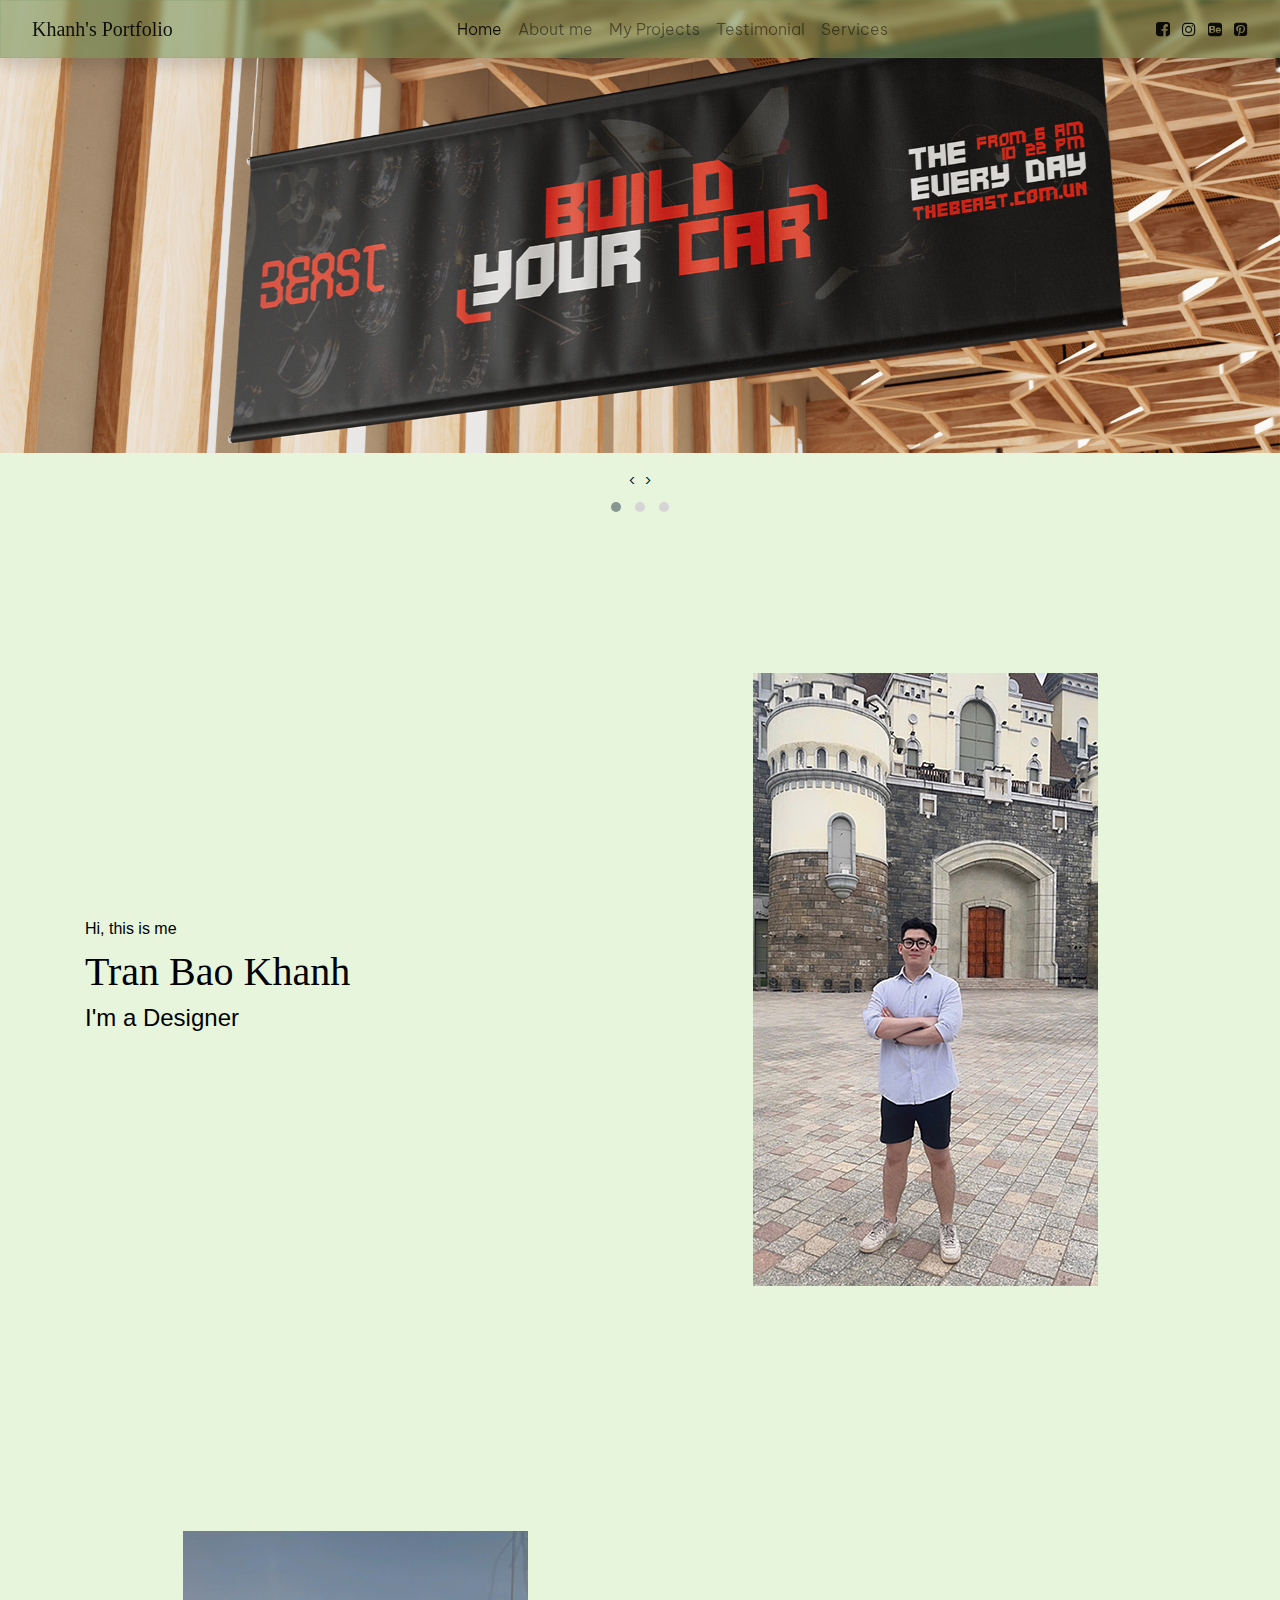
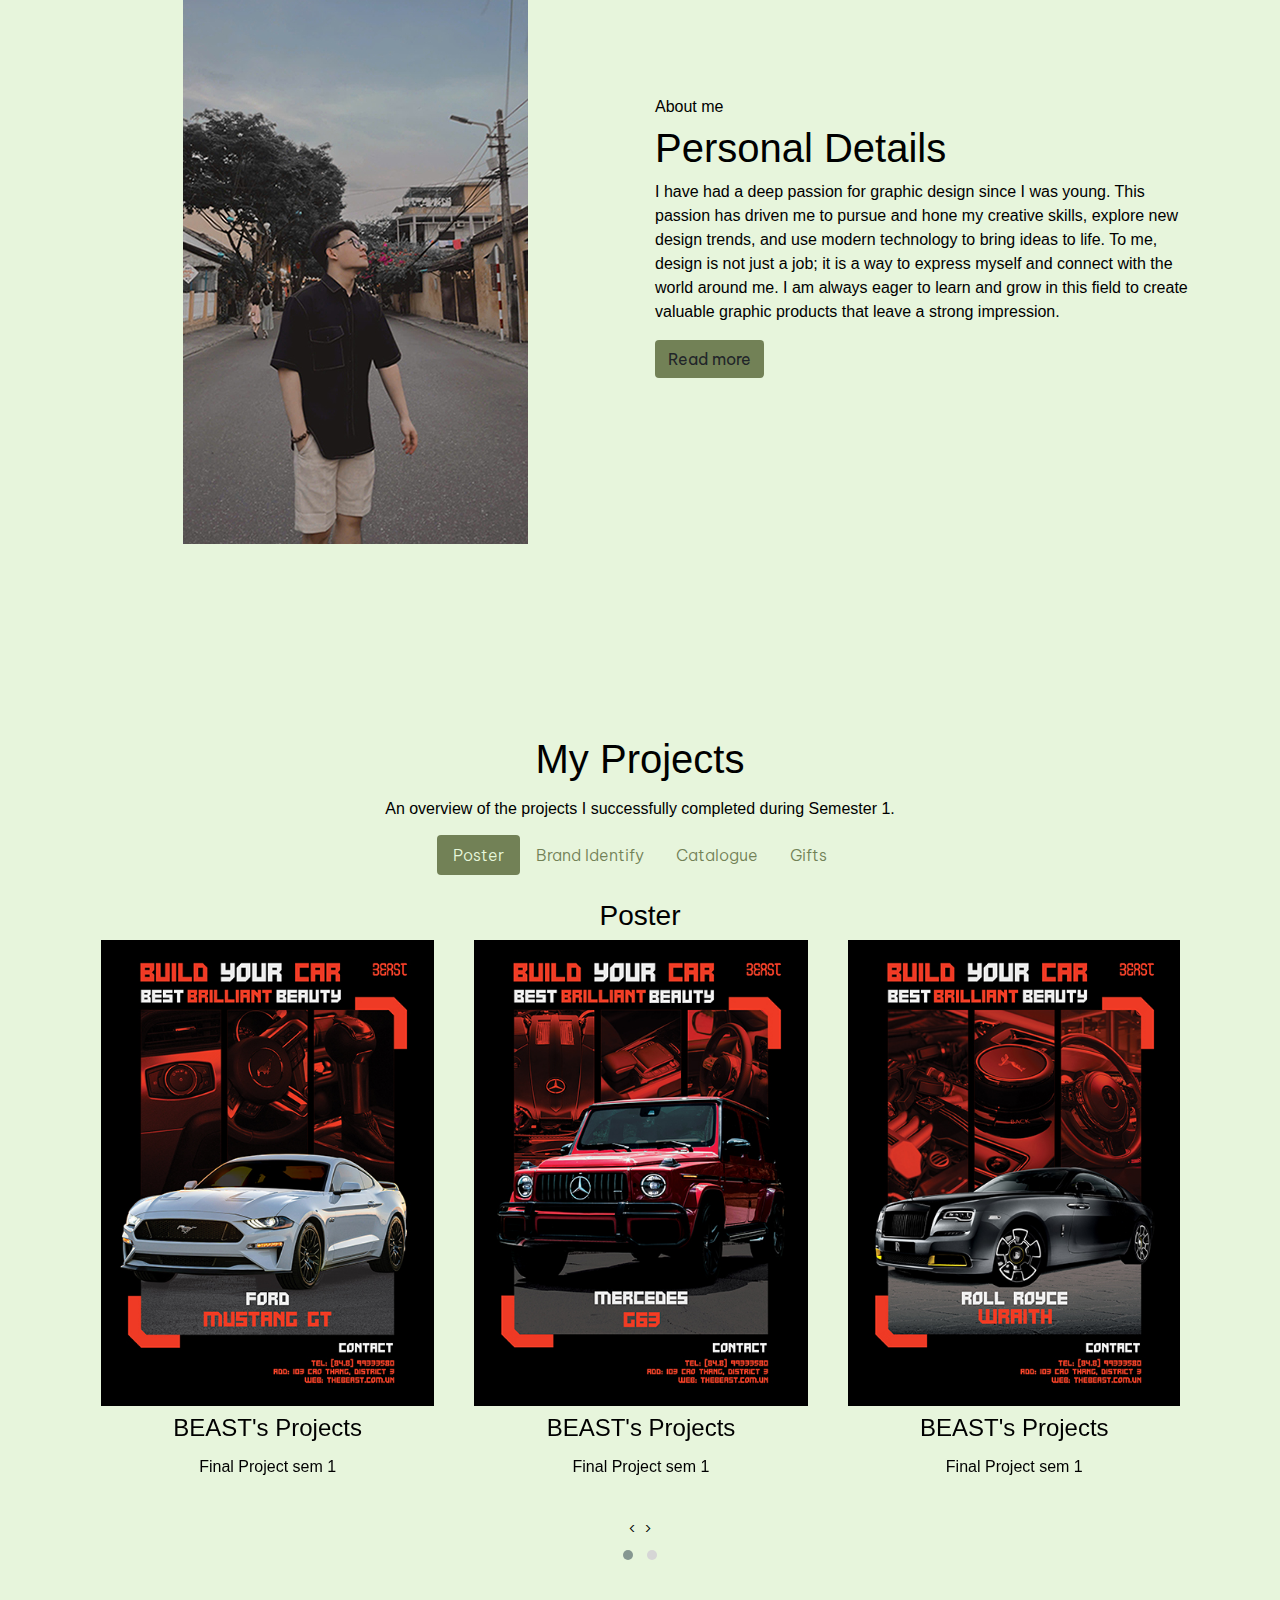
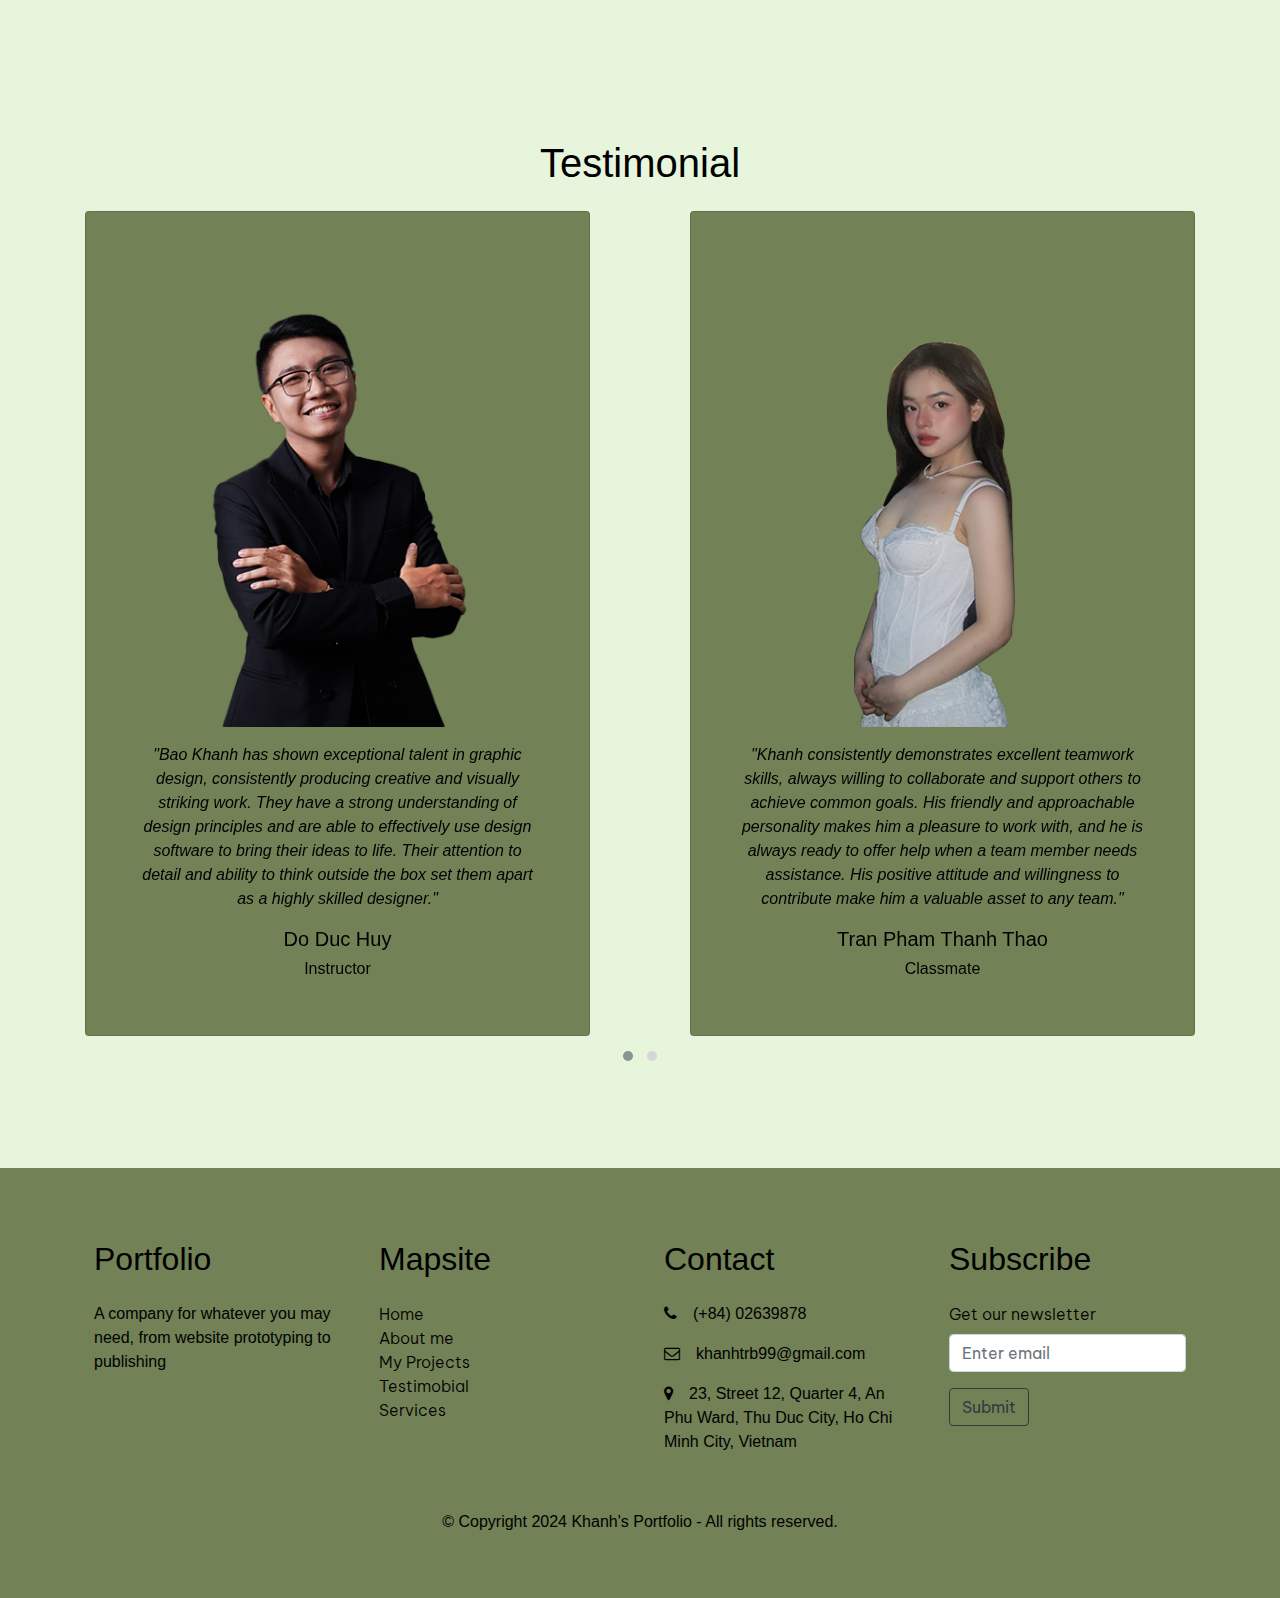
<file: index.html>
<!doctype html>
<html>
<head>
<meta charset="utf-8">
<meta http-equiv="X-UA-Compatible" content="IE=edge">
<meta name="viewport" content="width=device-width, initial-scale=1.0">
<title>Khanh Portfolio</title>
<link href="css/bootstrap-4.4.1.css" rel="stylesheet" type="text/css">
<link rel="stylesheet" href="https://cdnjs.cloudflare.com/ajax/libs/font-awesome/4.7.0/css/font-awesome.min.css" type="text/css">
		<link rel="stylesheet" href="css/main-style.css">
	<link rel="stylesheet" href="css/lightbox.css">
	<link rel="stylesheet" href="css/animate.css">
	<link rel="stylesheet" href="css/owl.carousel.css">
	<link rel="stylesheet" href="css/owl.theme.default.css">
</head>

<body>
<nav class="navbar navbar-expand-lg navbar-light bg-glass fixed-top shadow"> 
	<div class="container-fluid">
<a class="navbar-brand" href="index.html"> <span class="font-script">Khanh's Portfolio</span> </a>
  <button class="navbar-toggler" type="button" data-toggle="collapse" data-target="#navbarSupportedContent1" aria-controls="navbarSupportedContent1" aria-expanded="false" aria-label="Toggle navigation"> <span class="navbar-toggler-icon"></span> </button>
	  <div class="collapse navbar-collapse" id="navbarSupportedContent1">
	    <ul class="navbar-nav mx-auto">
	      <li class="nav-item active"> <a class="nav-link" href="#home">Home <span class="sr-only">(current)</span></a> </li>
	      <li class="nav-item"> <a class="nav-link" href="about.html">About me</a> </li>
	         <li class="nav-item"> <a class="nav-link" href="#my-projects">My Projects</a> </li>
			<li class="nav-item"> <a class="nav-link" href="#testimonial">Testimonial</a> </li>
			<li class="nav-item"> <a class="nav-link" href="service.html">Services</a> </li>
        </ul>
	   <div class="navbar-text">
	     <a href="#" class="mr-1"><i class="fa fa-facebook-square"></i></a>
	     <a href="#" class="mx-1"><i class="fa fa-instagram"></i></a>
	     <a href="#" class="mx-1"><i class="fa fa-behance-square"></i></a>
	     <a href="#" class="ml-1"><i class="fa fa-pinterest-square"></i></a>
	    </div>
  </div>
  </div>
</nav>
<!--<section id="vung1" class="py-5">-->
	<div class="owl-carousel owl-theme" id="banner">
	<div class="item">
		<img src="images/banner 1.png" alt=""></div>
	<div class="item">
		<img src="images/banner 2.png" alt="">
		</div>
	<div class="item">
		<img src="images/banner 4.png" alt="">
		</div>
	</div>
<!--	</section>-->
	<section id="home" >
	<div class="container">
	  <div class="row align-items-center justify-content-between">
	    <div class="col-12 col-md-6 text-center text-md-left">
			<h6> Hi, this is me</h6>
		  <h1> <span class="text-primary font-script"> Tran Bao Khanh</span></h1>
			<h4 class="text-primary">I'm a Designer</h4>
		  </div>
	    <div class="col-12 col-md-6 wow slideInRight" data-wow-delay="0.5s">
			<img src="images/abc.jpg" alt="me" class="img-fluid mx-auto d-block">
		  </div>
      </div>	
    </div>
</section>
	<br><br>
<section id="about-me">
		<div class="container">
	  <div class="row align-items-center justify-content-between">
		  <div class="col-12 col-md-6 wow flipInY" date-wow-delay="2s">
		  <img src="images/abcc.jpg" alt="me" class="img-fluid d-block mx-auto">
		  </div>
	    <div class="col-12 col-md-6 text-center text-md-left">
			<h6> About me</h6>
		  <h1> <span class="text-primary"> Personal Details</span></h1>
			<p> I have had a deep passion for graphic design since I was young. This passion has driven me to pursue and hone my creative skills, explore new design trends, and use modern technology to bring ideas to life. To me, design is not just a job; it is a way to express myself and connect with the world around me. I am always eager to learn and grow in this field to create valuable graphic products that leave a strong impression.</p>
			<a href="about.html" class="btn bg-primary">Read more</a>
		  </div>
      </div>	
    </div>
	</section>
<section id="my-projects" class="mt-5 py-5">
	<div class="container mt-5">
	<div class="row">
		<div class="col-md-8 mx-auto text-center">
		<h1> My Projects</h1>
		<h6 class="mt-2 py-2"> An overview of the projects I successfully completed during Semester 1.</h6>
		</div>
		</div>
	<div class="row">
		<div class=" col-12">
		  <ul class="nav nav-pills justify-content-center" role="tablist">
    <li class="nav-item">
      <a class="nav-link active" data-toggle="pill" href="#menu0">Poster</a>
    </li>
    <li class="nav-item">
      <a class="nav-link" data-toggle="pill" href="#menu1">Brand Identify</a>
    </li>
    <li class="nav-item">
      <a class="nav-link" data-toggle="pill" href="#menu2"> Catalogue</a>
    </li>
	    <li class="nav-item">
      <a class="nav-link" data-toggle="pill" href="#menu3">Gifts</a>
    </li>
  </ul>

  <!-- Tab panes -->
  <div class="tab-content">
    <div id="menu0" class="container tab-pane active"><br>
      <h3 align="center">Poster</h3>
      	<div class="owl-carousel owl-theme" id="poster">
	<div class="item">
		<a href="images/Poster 111.jpg" data-lightbox="roadtrip" data-title="BEAST - Final Project sem 1">
			<img src="images/Poster 111.jpg" alt=""></a>
		<h4 class="mt-1 py-1 text-center"> BEAST's Projects</h4>
		<p class="text-center"> Final Project sem 1</p>
			</div>
	<div class="item">
		<a href="images/Poster 112.jpg" data-lightbox="roadtrip" data-title="BEAST - Final Project sem 1">
			<img src="images/Poster 112.jpg" alt=""></a>
		<h4 class="mt-1 py-1 text-center"> BEAST's Projects</h4>
		<p class="text-center"> Final Project sem 1</p>
			</div>
	<div class="item">
		<a href="images/Poster 113.jpg" data-lightbox="roadtrip" data-title="BEAST - Final Project sem 1">
			<img src="images/Poster 113.jpg" alt=""></a>
		<h4 class="mt-1 py-1 text-center"> BEAST's Projects</h4>
		<p class="text-center"> Final Project sem 1</p> </div>
	<div class="item">
		<a href="images/Finalll 1.jpg" data-lightbox="roadtrip" data-title="Godzilla - Final Poster TPG sem 1">
			<img src="images/Finalll 1.jpg" alt=""></a>
		<h4 class="mt-1 py-1 text-center"> Godzilla's Poster</h4>
		<p class="text-center"> Final Poster TPG sem 1</p>
			</div>
	<div class="item">
		<a href="images/Final 2.jpg" data-lightbox="roadtrip" data-title="Godzilla - Final Poster TPG sem 1">
			<img src="images/Final 2.jpg" alt=""></a>
		<h4 class="mt-1 py-1 text-center"> Godzilla's Poster</h4>
		<p class="text-center"> Final Poster TPG sem 1</p>
			</div>
	<div class="item">
		<a href="images/Final 3.jpg" data-lightbox="roadtrip" data-title="Godzilla - Final Poster TPG sem 1">
			<img src="images/Final 3.jpg" alt=""></a>
		<h4 class="mt-1 py-1 text-center"> Godzilla's Poster</h4>
		<p class="text-center"> Final Poster TPG sem 1</p>
	</div>
	</div>
    </div>
    <div id="menu1" class="container tab-pane fade"><br>
      <h3 align="center">Brand Identify</h3>
      	<div class="owl-carousel owl-theme" id="brand-identify">
	<div class="item">
		<a href="images/Logo chữ.jpg" data-lightbox="roadtrip" data-title="BEAST's Project - Logo Design">
			<img src="images/Logo chữ.jpg" alt=""></a>
		<h4 class="mt-1 py-1 text-center"> BEAST's Projects</h4>
		<p class="text-center"> BEAST's logo design</p>
			</div>
	<div class="item">
		<a href="images/Logo hình.jpg" data-lightbox="roadtrip" data-title="BEAST's Project - Logo Design">
			<img src="images/Logo hình.jpg" alt=""></a>
		<h4 class="mt-1 py-1 text-center"> BEAST's Projects</h4>
		<p class="text-center"> BEAST's logo design</p>
			</div>
	<div class="item">
		<a href="images/brand-color.jpg" data-lightbox="roadtrip" data-title="BEAST's Project - Logo Design">
			<img src="images/brand-color.jpg" alt=""></a>
		<h4 class="mt-1 py-1 text-center"> BEAST's Projects</h4>
		<p class="text-center"> BEAST's logo design</p>
			</div>
	<div class="item">
		<a href="images/infinity logo chu.jpg" data-lightbox="roadtrip" data-title="Infinity's Project - Logo Design">
			<img src="images/infinity logo chu.jpg" alt=""></a>
		<h4 class="mt-1 py-1 text-center"> Infinity's Logo</h4>
		<p class="text-center"> Final BD sem 1</p>
			</div>
	<div class="item">
		<a href="images/Infinity logo hinh.jpg" data-lightbox="roadtrip" data-title="Infinity's Project - Logo Design">
			<img src="images/Infinity logo hinh.jpg" alt=""></a>
		<h4 class="mt-1 py-1 text-center"> Infinity's Logo</h4>
		<p class="text-center"> Final BD sem 1</p>
			</div>
	<div class="item">
		<a href="images/Infinity mau sac thuong hieu.jpg" data-lightbox="roadtrip" data-title="Infinity's Project - Logo Design">
			<img src="images/Infinity mau sac thuong hieu.jpg" alt=""></a>
		<h4 class="mt-1 py-1 text-center"> Infinity's Logo</h4>
		<p class="text-center"> Final BD sem 1</p>
	</div>
	</div>
    </div>
    <div id="menu2" class="container tab-pane fade"><br>
      <h3 align="center">Catalogue</h3>
      	<div class="owl-carousel owl-theme" id="catalogue">
	<div class="item">
		<a href="images/Brochure mockup.jpg" data-lightbox="roadtrip" data-title="BEAST's Project - Brochure">
			<img src="images/Brochure mockup.jpg" alt=""></a>
		<h4 class="mt-1 py-1 text-center"> BEAST's Projects</h4>
		<p class="text-center"> BEAST's brochure</p>
			</div>
	<div class="item">
		<a href="images/Brochure.jpg" data-lightbox="roadtrip" data-title="BEAST's Project - Brochure">
			<img src="images/Brochure.jpg" alt=""></a>
		<h4 class="mt-1 py-1 text-center"> BEAST's Projects</h4>
		<p class="text-center"> BEAST's brochure</p>
			</div>
		</div>
	  </div>
	<div id="menu3" class="container tab-pane fade"><br>
      <h3 align="center">Gifts</h3>
      	<div class="owl-carousel owl-theme" id="gifts">
	<div class="item">
		<a href="images/gift1.jpg" data-lightbox="roadtrip" data-title="BEAST's Project - Gifts">
			<img src="images/gift1.jpg" alt=""></a>
		<h4 class="mt-1 py-1 text-center"> BEAST's Projects</h4>
		<p class="text-center"> BEAST's Gifts</p>
			</div>
	<div class="item">
		<a href="images/gift2.jpg" data-lightbox="roadtrip" data-title="BEAST's Project - Gifts">
			<img src="images/gift2.jpg" alt=""></a>
		<h4 class="mt-1 py-1 text-center"> BEAST's Projects</h4>
		<p class="text-center"> BEAST's Gifts</p>
			</div>
	<div class="item">
		<a href="images/gift3.jpg" data-lightbox="roadtrip" data-title="BEAST's Project - Gifts">
			<img src="images/gift3.jpg" alt=""></a>
		<h4 class="mt-1 py-1 text-center"> BEAST's Projects</h4>
		<p class="text-center"> BEAST's Gifts</p>
			</div>
	</div>
  </div>
		</div>
		</div>
	</div>
		</div>
	</section>
<section id="testimonial" class="mt-5 py-5">
		<div class="container">
		<h1 class="text-center mt-4 mb-4">Testimonial</h1>
			<div class="owl-carousel owl-theme" id="tes">
				<div class="item">
					<div class="card text-center bg-primary p-5">
						<img src="images/HuyDo.png" alt="" class="avatar">
						<p class="mt-3">
						<i>"Bao Khanh has shown exceptional talent in graphic design, consistently producing creative and visually striking work. They have a strong understanding of design principles and are able to effectively use design software to bring their ideas to life. Their attention to detail and ability to think outside the box set them apart as a highly skilled designer."</i>
						</p>
						<h5>Do Duc Huy</h5>
						<h6> Instructor </h6>
					</div>
				</div>
				<div class="item">
					<div class="card text-center bg-primary	 p-5">
						<img src="images/Thao.png" alt="" class="avatar">
						<p class="mt-3">
						<i>"Khanh consistently demonstrates excellent teamwork skills, always willing to collaborate and support others to achieve common goals. His friendly and approachable personality makes him a pleasure to work with, and he is always ready to offer help when a team member needs assistance. His positive attitude and willingness to contribute make him a valuable asset to any team."</i>
						</p>
						<h5>Tran Pham Thanh Thao</h5>
						<h6>Classmate</h6>
					
					</div>
				</div>
				<div class="item">
					<div class="card text-center bg-primary p-5">
						<img src="images/DucAnh.png" alt="" class="avatar">
						<p class="mt-3">
						<i>"Khanh consistently exhibits strong teamwork skills, readily offering his collaboration and support to help achieve collective goals. His approachable and warm personality makes him a pleasure to work with, and he is always available to assist teammates when needed. His optimistic outlook and willingness to contribute make him an invaluable member of any team."</i>
						</p>
						<h5>Ngo Duc Anh</h5>
						<h6>Colleague </h6>
					</div>
				</div>
			</div>
		</div>
	</section>
   <div class="bg-primary mt-5">
	<div class="container mt-5 py-5">
      <div class="row">
        <div class="p-4 col-md-3">
          <h2 class="mb-4">Portfolio</h2>
          <p>A company for whatever you may need, from website prototyping to publishing</p>
        </div>
        <div class="p-4 col-md-3">
          <h2 class="mb-4">Mapsite</h2>
          <ul class="list-unstyled"> <a href="index.html" class="text-dark">Home</a> <br> 
			 <a href="about.html" class="text-dark">About me</a> <br> 
			  <a href="#my-projects" class="text-dark">My Projects</a> <br>
			<a href="#testimonial" class="text-dark">Testimobial</a> <br>			  
			 <a href="#timeline" class="text-dark">Services</a> <br> 
			</ul>
        </div>
        <div class="p-4 col-md-3">
          <h2 class="mb-4">Contact</h2>
          <p> <a href="#" class="text-dark">
              <i class="fa d-inline mr-3 text-dark fa-phone"></i>(+84) 02639878</a> </p>
          <p> <a href="#" class="text-dark">
              <i class="fa d-inline mr-3 text-dark fa-envelope-o"></i>khanhtrb99@gmail.com</a> </p>
          <p> <a href="#" class="text-dark">
              <i class="fa d-inline mr-3 fa-map-marker text-dark"></i>23, Street 12, Quarter 4, An Phu Ward, Thu Duc City, Ho Chi Minh City, Vietnam</a> </p>
        </div>
        <div class="p-4 col-md-3">
          <h2 class="mb-4">Subscribe</h2>
          <form>
            <fieldset class="form-group"> <label for="exampleInputEmail1">Get our newsletter</label> <input type="email" class="form-control" placeholder="Enter email"> </fieldset> <button type="submit" class="btn btn-outline-dark">Submit</button>
          </form>
        </div>
      </div>
      <div class="row">
        <div class="col-md-12 mt-3">
          <p class="text-center">© Copyright 2024 Khanh's Portfolio - All rights reserved. </p>
        </div>
      </div>
    </div>
	</div>
<script src="js/jquery-3.4.1.min.js"></script>
<script src="js/popper.min.js"></script>
<script src="js/bootstrap-4.4.1.js"></script>
	<script src="js/lightbox.js"></script>
	<script src="js/typed.js"></script>
	<script src="js/wow.min.js"></script>
	<script src="js/owl.carousel.js"></script>
	<script src="js/a-cus.js"></script>
	
	</body>
</html>
</file>
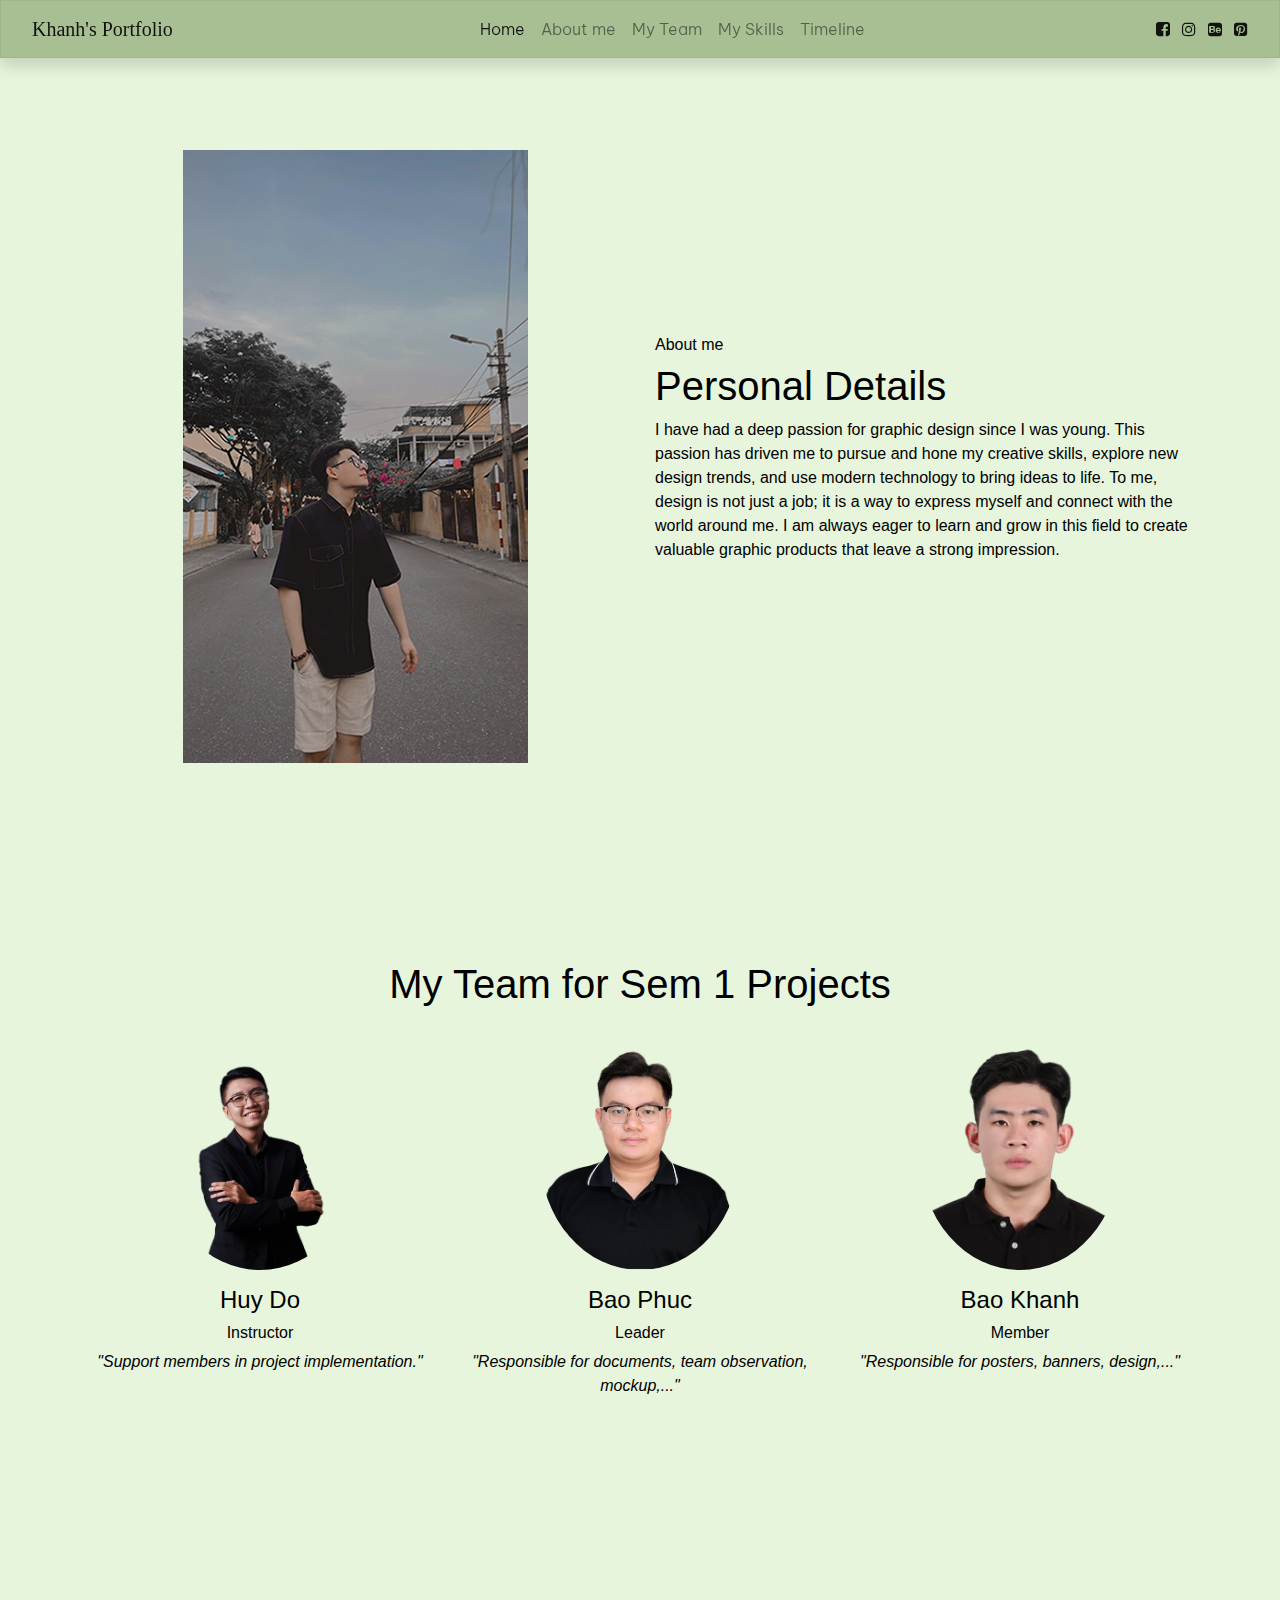
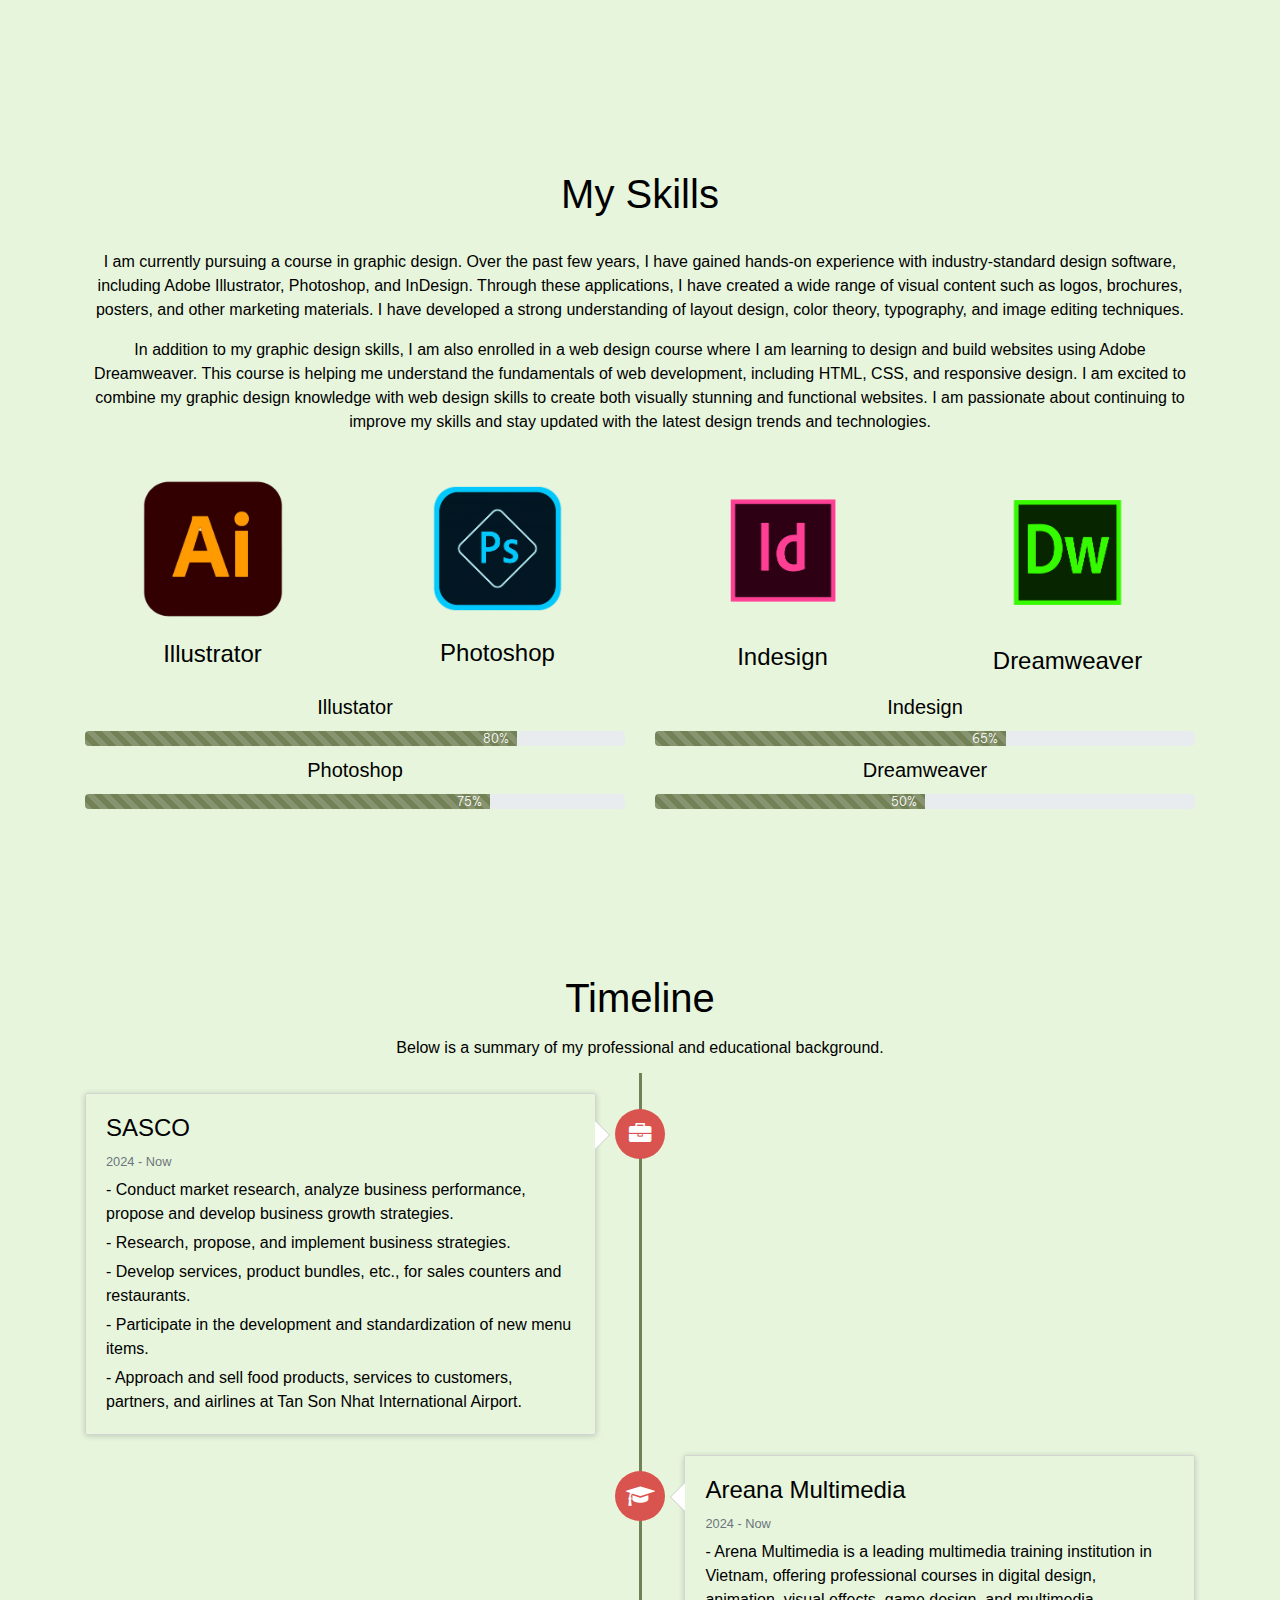
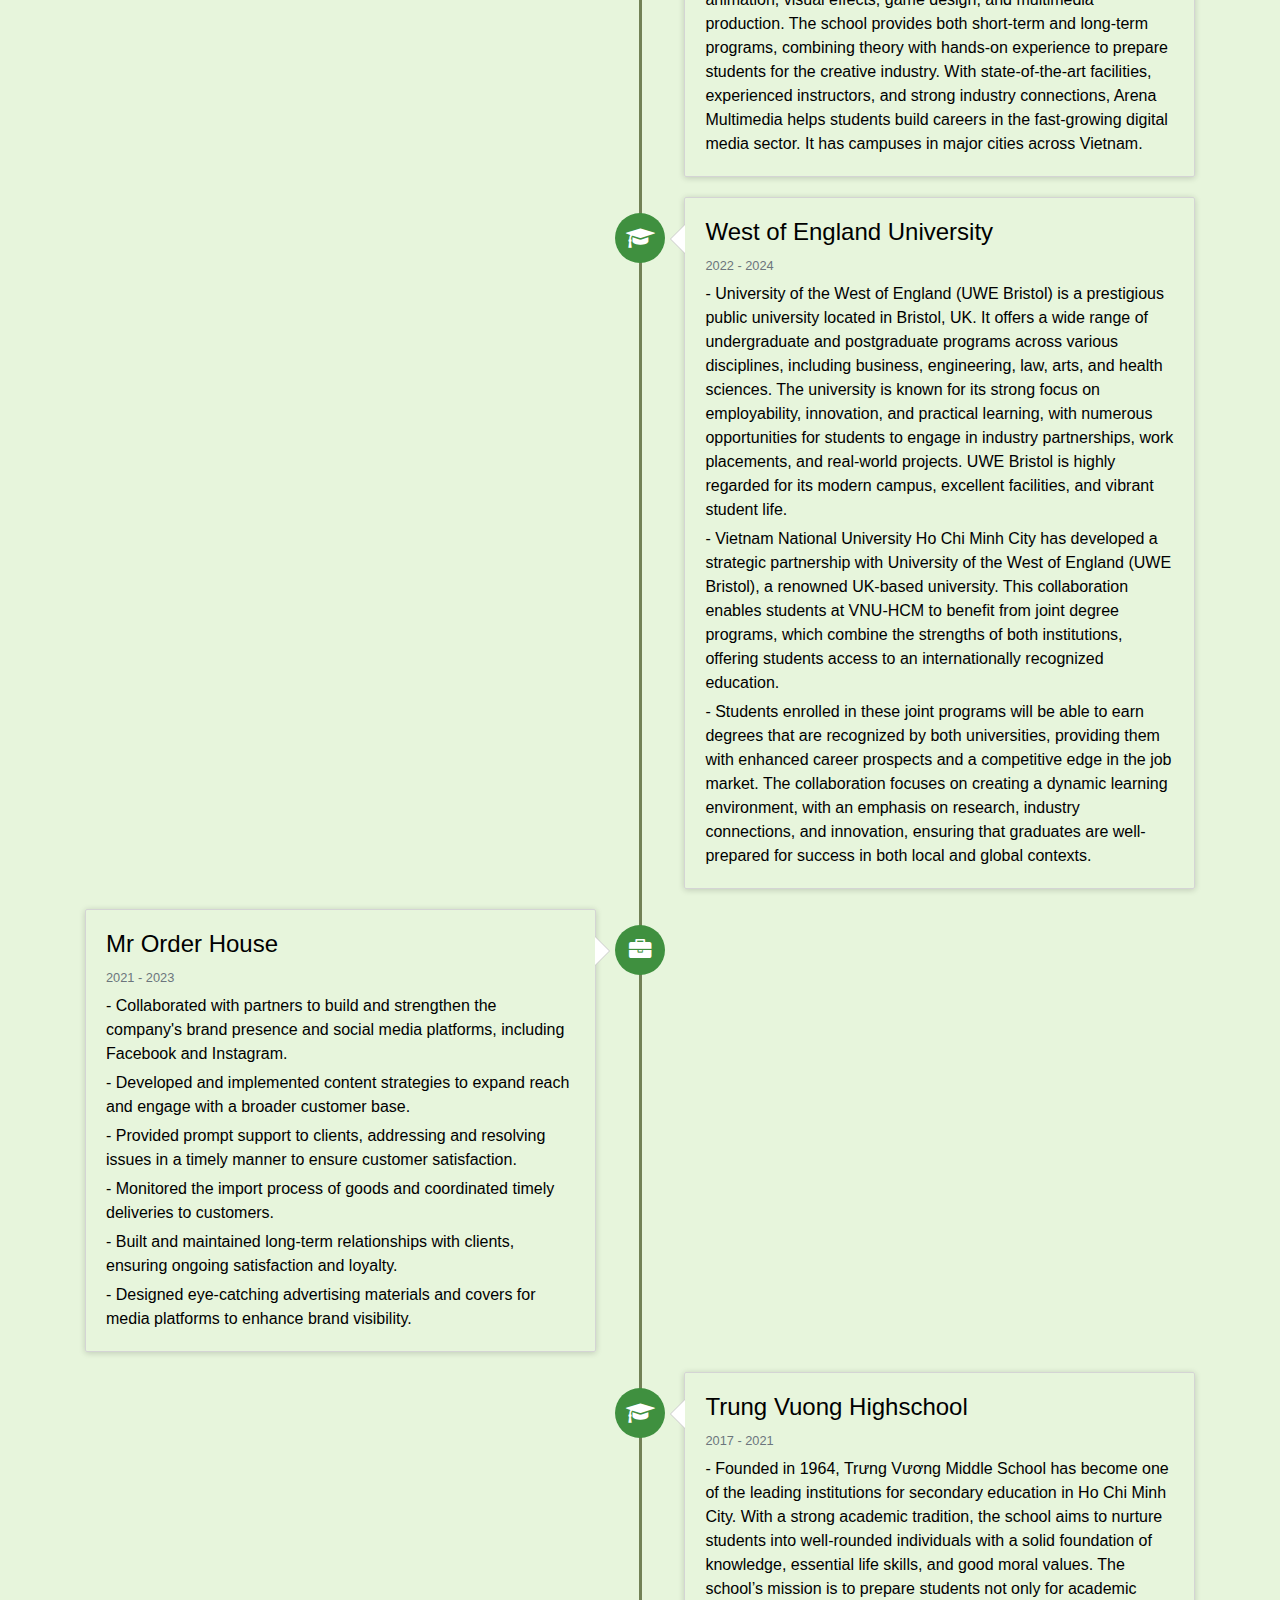
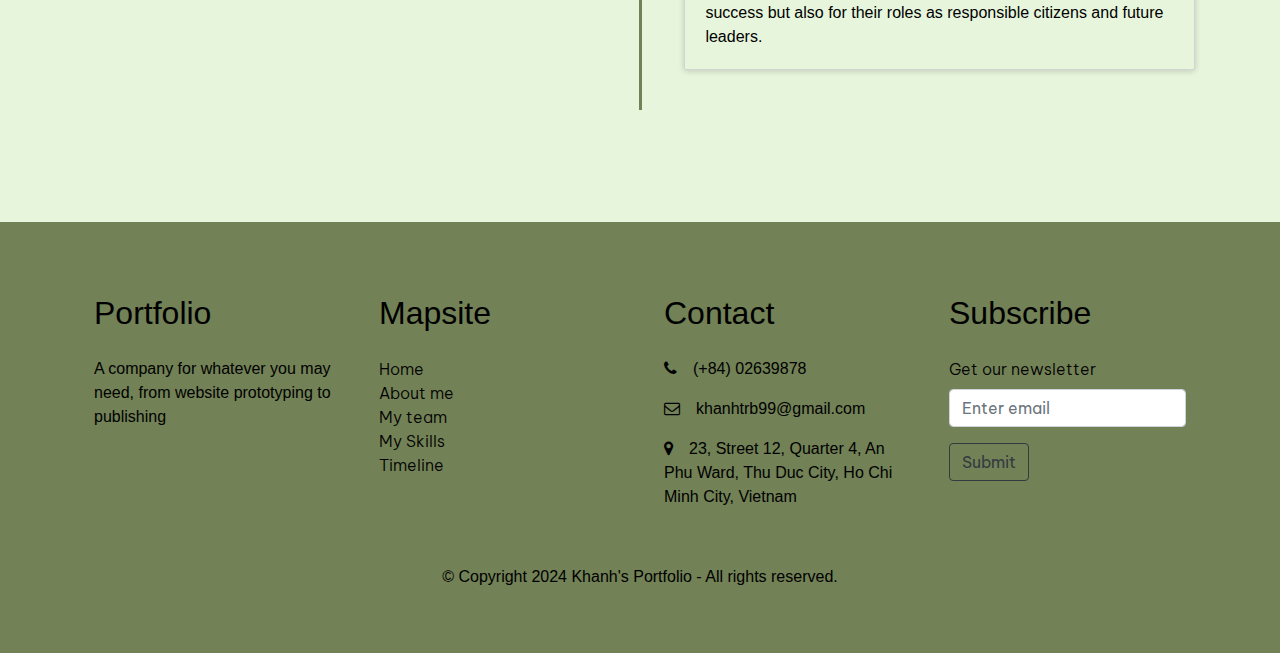
<file: about.html>
<!doctype html>
<html>
<head>
<meta charset="utf-8">
<meta http-equiv="X-UA-Compatible" content="IE=edge">
<meta name="viewport" content="width=device-width, initial-scale=1.0">
<title>About Khanh</title>
<link href="css/bootstrap-4.4.1.css" rel="stylesheet" type="text/css">
<link rel="stylesheet" href="https://cdnjs.cloudflare.com/ajax/libs/font-awesome/4.7.0/css/font-awesome.min.css" type="text/css">
		<link rel="stylesheet" href="css/main-style.css">
	<link rel="stylesheet" href="css/lightbox.css">
	<link rel="stylesheet" href="css/animate.css">
	<link rel="stylesheet" href="css/owl.carousel.css">
	<link rel="stylesheet" href="css/owl.theme.default.css">
</head>

<body>
<nav class="navbar navbar-expand-lg navbar-light bg-glass fixed-top shadow"> 
	<div class="container-fluid">
<a class="navbar-brand" href="index.html"> <span class="font-script">Khanh's Portfolio</span> </a>
  <button class="navbar-toggler" type="button" data-toggle="collapse" data-target="#navbarSupportedContent1" aria-controls="navbarSupportedContent1" aria-expanded="false" aria-label="Toggle navigation"> <span class="navbar-toggler-icon"></span> </button>
	  <div class="collapse navbar-collapse" id="navbarSupportedContent1">
	    <ul class="navbar-nav mx-auto">
	      <li class="nav-item active"> <a class="nav-link" href="index.html">Home <span class="sr-only">(current)</span></a> </li>
	      <li class="nav-item"> <a class="nav-link" href="#about-me">About me</a> </li>
			<li class="nav-item"> <a class="nav-link" href="#my-team">My Team</a> </li>
			<li class="nav-item"> <a class="nav-link" href="#my-skills">My Skills</a> </li>
			<li class="nav-item"> <a class="nav-link" href="#timeline">Timeline</a> </li>
        </ul>
	   <div class="navbar-text">
	     <a href="#" class="mr-1"><i class="fa fa-facebook-square"></i></a>
	     <a href="#" class="mx-1"><i class="fa fa-instagram"></i></a>
	     <a href="#" class="mx-1"><i class="fa fa-behance-square"></i></a>
	     <a href="#" class="ml-1"><i class="fa fa-pinterest-square"></i></a>
	    </div>
  </div>
  </div>
</nav>
<section id="about-me">
		<div class="container">
	  <div class="row align-items-center justify-content-between">
		  <div class="col-12 col-md-6 wow flipInY" date-wow-delay="2s">
		  <img src="images/abcc.jpg" alt="me" class="img-fluid d-block mx-auto">
		  </div>
	    <div class="col-12 col-md-6 text-center text-md-left">
			<h6> About me</h6>
		  <h1> <span class="text-primary"> Personal Details</span></h1>
			<p> I have had a deep passion for graphic design since I was young. This passion has driven me to pursue and hone my creative skills, explore new design trends, and use modern technology to bring ideas to life. To me, design is not just a job; it is a way to express myself and connect with the world around me. I am always eager to learn and grow in this field to create valuable graphic products that leave a strong impression.</p>
		  </div>
      </div>	
    </div>
	</section>
<section id="my-team">
	<div class="text-center">
	<div class="container">
	<h1 align="center"> My Team for Sem 1 Projects</h1> <br>
		<div class="row">
			<div class="col-12 col-md-4">
			<img class="iimg-fluid d-block mb-3 mx-auto rounded-circle" src="images/HuyDo.png" width="200" alt="card image cap">
				<h4> Huy Do</h4>
				<h6> Instructor</h6>
				<p class="mb-0">
				<i> "Support members in project implementation."</i>
				</p>
			</div>
						<div class="col-12 col-md-4">
			<img class="iimg-fluid d-block mb-3 mx-auto rounded-circle" src="images/Phucng.png" width="200" alt="card image cap">
				<h4> Bao Phuc</h4>
				<h6> Leader</h6>
				<p class="mb-0">
				<i> "Responsible for documents, team observation, mockup,..."</i>
				</p>
			</div>
						<div class="col-12 col-md-4">
			<img class="iimg-fluid d-block mb-3 mx-auto rounded-circle" src="images/khanhtr.png" width="200" alt="card image cap">
				<h4> Bao Khanh</h4>
				<h6> Member</h6>
				<p class="mb-0">
				<i> "Responsible for posters, banners, design,..."</i>
				</p>
			</div>
		</div>
	</div>
	</div>
	</section>
<section id="my-skills">
	<div class="text-center">
	<div class="container">
	<h1 align="center"> My Skills</h1>
		<br>
		<p>I am currently pursuing a course in graphic design. Over the past few years, I have gained hands-on experience with industry-standard design software, including Adobe Illustrator, Photoshop, and InDesign. Through these applications, I have created a wide range of visual content such as logos, brochures, posters, and other marketing materials. I have developed a strong understanding of layout design, color theory, typography, and image editing techniques.</p>
		<p> In addition to my graphic design skills, I am also enrolled in a web design course where I am learning to design and build websites using Adobe Dreamweaver. This course is helping me understand the fundamentals of web development, including HTML, CSS, and responsive design. I am excited to combine my graphic design knowledge with web design skills to create both visually stunning and functional websites. I am passionate about continuing to improve my skills and stay updated with the latest design trends and technologies.</p>
		<br>
		<div class="row">
			<div class="col-6 col-md-3">
			<img class="iimg-fluid d-block mb-3 mx-auto rounded-square" src="images/28dd3d07bc8cb7a2e6482492e988ce52.png" width="150" alt="card image cap">
				<h4> Illustrator</h4>
			</div>
						<div class="col-6 col-md-3">
			<img class="iimg-fluid d-block mb-3 mx-auto rounded-square" src="images/photoshop.png" width="199" alt="card image cap">
				<h4> Photoshop</h4>
			</div>
						<div class="col-6 col-md-3">
			<img class="iimg-fluid d-block mb-3 mx-auto rounded-square" src="images/ID.png" width="230" alt="card image cap">
				<h4> Indesign</h4>
			</div>
				<div class="col-6 col-md-3">
			<img class="iimg-fluid d-block mb-3 mx-auto rounded-square" src="images/Dw.png" width="235" alt="card image cap">
				<h4> Dreamweaver</h4>
			</div>
		</div>
		<div class="row">
		<div class="col-md-6">
		<h5 class="mt-2 py-1"> Illustator</h5>
		<div class="progress">
				<div class="progress-bar bg-primary text-right pr-2 wow slideInLeft progress-bar-striped" data-wow-delay="0.5s" style="width: 80%">80%</div>
			</div>
			<h5 class="mt-2 py-1"> Photoshop</h5>
		<div class="progress">
				<div class="progress-bar bg-primary text-right pr-2 wow slideInLeft progress-bar-striped" data-wow-delay="1s" style="width: 75%">75%</div>
			</div>
		</div>
				<div class="col-md-6">
		<h5 class="mt-2 py-1"> Indesign</h5>
		<div class="progress">
				<div class="progress-bar bg-primary text-right pr-2 wow slideInLeft progress-bar-striped" data-wow-delay="1.5s" style="width: 65%">65%</div>
			</div>
			<h5 class="mt-2 py-1"> Dreamweaver</h5>
		<div class="progress">
				<div class="progress-bar bg-primary text-right pr-2 wow slideInLeft progress-bar-striped" data-wow-delay="2s" style="width: 50%">50%</div>
			</div>
		</div>
	</div>
	</div>
	</div>
	</section>
<section id="trinhdo" class="mt-5 py-5">
 <div class="mt-5">
	  <div class="container">
    <div class="page-header mt-5">
        <h1 id="timeline" align="center">Timeline</h1>
		<h6 align="center" class=" mt-2 py-2"> Below is a summary of my professional and educational background.</h6>
    </div>
    <ul class="timeline">
        <li>
          <div class="timeline-badge danger"><i class="fa fa-briefcase"></i></div>
          <div class="timeline-panel">
            <div class="timeline-heading">
              <h4 class="timeline-title">SASCO</h4>
              <h6><small class="text-muted"><i class="glyphicon glyphicon-time"></i> 2024 - Now</small></h6>
            </div>
            <div class="timeline-body">
              <p>- Conduct market research, analyze business performance, propose and develop business growth strategies.</p>
			  <p>- Research, propose, and implement business strategies. </p>
				<p>- Develop services, product bundles, etc., for sales counters and restaurants. </p>
				<p>- Participate in the development and standardization of new menu items. </p>
				<p>- Approach and sell food products, services to customers, partners, and airlines at Tan Son Nhat International Airport. </p>
            </div>
          </div>
        </li>
        <li class="timeline-inverted">
          <div class="timeline-badge danger"><i class="glyphicon glyphicon-credit-card fa fa-graduation-cap"></i></div>
          <div class="timeline-panel">
            <div class="timeline-heading">
              <h4 class="timeline-title"> Areana Multimedia</h4>
				<h6><small class="text-muted"><i class="glyphicon glyphicon-time"></i> 2024 - Now</small></h6>
            </div>
            <div class="timeline-body">
              <p>- Arena Multimedia is a leading multimedia training institution in Vietnam, offering professional courses in digital design, animation, visual effects, game design, and multimedia production. The school provides both short-term and long-term programs, combining theory with hands-on experience to prepare students for the creative industry. With state-of-the-art facilities, experienced instructors, and strong industry connections, Arena Multimedia helps students build careers in the fast-growing digital media sector. It has campuses in major cities across Vietnam.</p>
            </div>
          </div>
        </li>
	        <li class="timeline-inverted">
          <div class="timeline-badge success"><i class="glyphicon glyphicon-credit-card fa fa-graduation-cap"></i></div>
          <div class="timeline-panel">
            <div class="timeline-heading">
              <h4 class="timeline-title"> West of England University</h4>
				<h6><small class="text-muted"><i class="glyphicon glyphicon-time"></i> 2022 - 2024</small></h6>
            </div>
            <div class="timeline-body">
              <p>- University of the West of England (UWE Bristol) is a prestigious public university located in Bristol, UK. It offers a wide range of undergraduate and postgraduate programs across various disciplines, including business, engineering, law, arts, and health sciences. The university is known for its strong focus on employability, innovation, and practical learning, with numerous opportunities for students to engage in industry partnerships, work placements, and real-world projects. UWE Bristol is highly regarded for its modern campus, excellent facilities, and vibrant student life.</p>
              <p>- Vietnam National University Ho Chi Minh City has developed a strategic partnership with University of the West of England (UWE Bristol), a renowned UK-based university. This collaboration enables students at VNU-HCM to benefit from joint degree programs, which combine the strengths of both institutions, offering students access to an internationally recognized education.</p>
			  <p>- Students enrolled in these joint programs will be able to earn degrees that are recognized by both universities, providing them with enhanced career prospects and a competitive edge in the job market. The collaboration focuses on creating a dynamic learning environment, with an emphasis on research, industry connections, and innovation, ensuring that graduates are well-prepared for success in both local and global contexts.</p>
            </div>
          </div>
        </li>
        <li>
          <div class="timeline-badge success"><i class="glyphicon glyphicon-credit-card fa fa-briefcase"></i></div>
          <div class="timeline-panel">
            <div class="timeline-heading">
              <h4 class="timeline-title">Mr Order House</h4>
				<h6><small class="text-muted"><i class="glyphicon glyphicon-time"></i> 2021 - 2023</small></h6>
            </div>
            <div class="timeline-body">
            <p>- Collaborated with partners to build and strengthen the company's brand presence and social media platforms, including Facebook and Instagram.</p>
			<p>- Developed and implemented content strategies to expand reach and engage with a broader customer base.</p>
			<p>- Provided prompt support to clients, addressing and resolving issues in a timely manner to ensure customer satisfaction.</p>
			<p>- Monitored the import process of goods and coordinated timely deliveries to customers.</p>
			<p>- Built and maintained long-term relationships with clients, ensuring ongoing satisfaction and loyalty.</p>
			<p>- Designed eye-catching advertising materials and covers for media platforms to enhance brand visibility.</p>
            </div>
          </div>
        </li>
        <li class="timeline-inverted">
          <div class="timeline-badge success"><i class="glyphicon glyphicon-thumbs-up fa fa-graduation-cap"></i></div>
          <div class="timeline-panel">
            <div class="timeline-heading">
              <h4 class="timeline-title">Trung Vuong Highschool</h4>
				<h6><small class="text-muted"><i class="glyphicon glyphicon-time"></i> 2017 - 2021</small></h6>
            </div>
            <div class="timeline-body">
              <p>- Founded in 1964, Trưng Vương Middle School has become one of the leading institutions for secondary education in Ho Chi Minh City. With a strong academic tradition, the school aims to nurture students into well-rounded individuals with a solid foundation of knowledge, essential life skills, and good moral values. The school’s mission is to prepare students not only for academic success but also for their roles as responsible citizens and future leaders.</p>
            </div>
          </div>
        </li>
    </ul>
</div>
 </div>
</section>
   <div class="bg-primary mt-5">
	<div class="container mt-5 py-5">
      <div class="row">
        <div class="p-4 col-md-3">
          <h2 class="mb-4">Portfolio</h2>
          <p>A company for whatever you may need, from website prototyping to publishing</p>
        </div>
        <div class="p-4 col-md-3">
          <h2 class="mb-4">Mapsite</h2>
          <ul class="list-unstyled"> <a href="index.html" class="text-dark">Home</a> <br> 
			 <a href="#about-me" class="text-dark">About me</a> <br> 
			  <a href="#my-team" class="text-dark">My team</a> <br>
			<a href="#my-skills" class="text-dark">My Skills</a> <br>			  
			 <a href="#timeline" class="text-dark">Timeline</a> <br> 
			</ul>
        </div>
        <div class="p-4 col-md-3">
          <h2 class="mb-4">Contact</h2>
          <p> <a href="#" class="text-dark">
              <i class="fa d-inline mr-3 text-dark fa-phone"></i>(+84) 02639878</a> </p>
          <p> <a href="#" class="text-dark">
              <i class="fa d-inline mr-3 text-dark fa-envelope-o"></i>khanhtrb99@gmail.com</a> </p>
          <p> <a href="#" class="text-dark">
              <i class="fa d-inline mr-3 fa-map-marker text-dark"></i>23, Street 12, Quarter 4, An Phu Ward, Thu Duc City, Ho Chi Minh City, Vietnam</a> </p>
        </div>
        <div class="p-4 col-md-3">
          <h2 class="mb-4">Subscribe</h2>
          <form>
            <fieldset class="form-group"> <label for="exampleInputEmail1">Get our newsletter</label> <input type="email" class="form-control" placeholder="Enter email"> </fieldset> <button type="submit" class="btn btn-outline-dark">Submit</button>
          </form>
        </div>
      </div>
      <div class="row">
        <div class="col-md-12 mt-3">
          <p class="text-center">© Copyright 2024 Khanh's Portfolio - All rights reserved. </p>
        </div>
      </div>
    </div>
	</div>
<script src="js/jquery-3.4.1.min.js"></script>
<script src="js/popper.min.js"></script>
<script src="js/bootstrap-4.4.1.js"></script>
	<script src="js/lightbox.js"></script>
	<script src="js/typed.js"></script>
	<script src="js/wow.min.js"></script>
	<script src="js/owl.carousel.js"></script>
	<script src="js/a-cus.js"></script>
	
	</body>
</html>
</file>
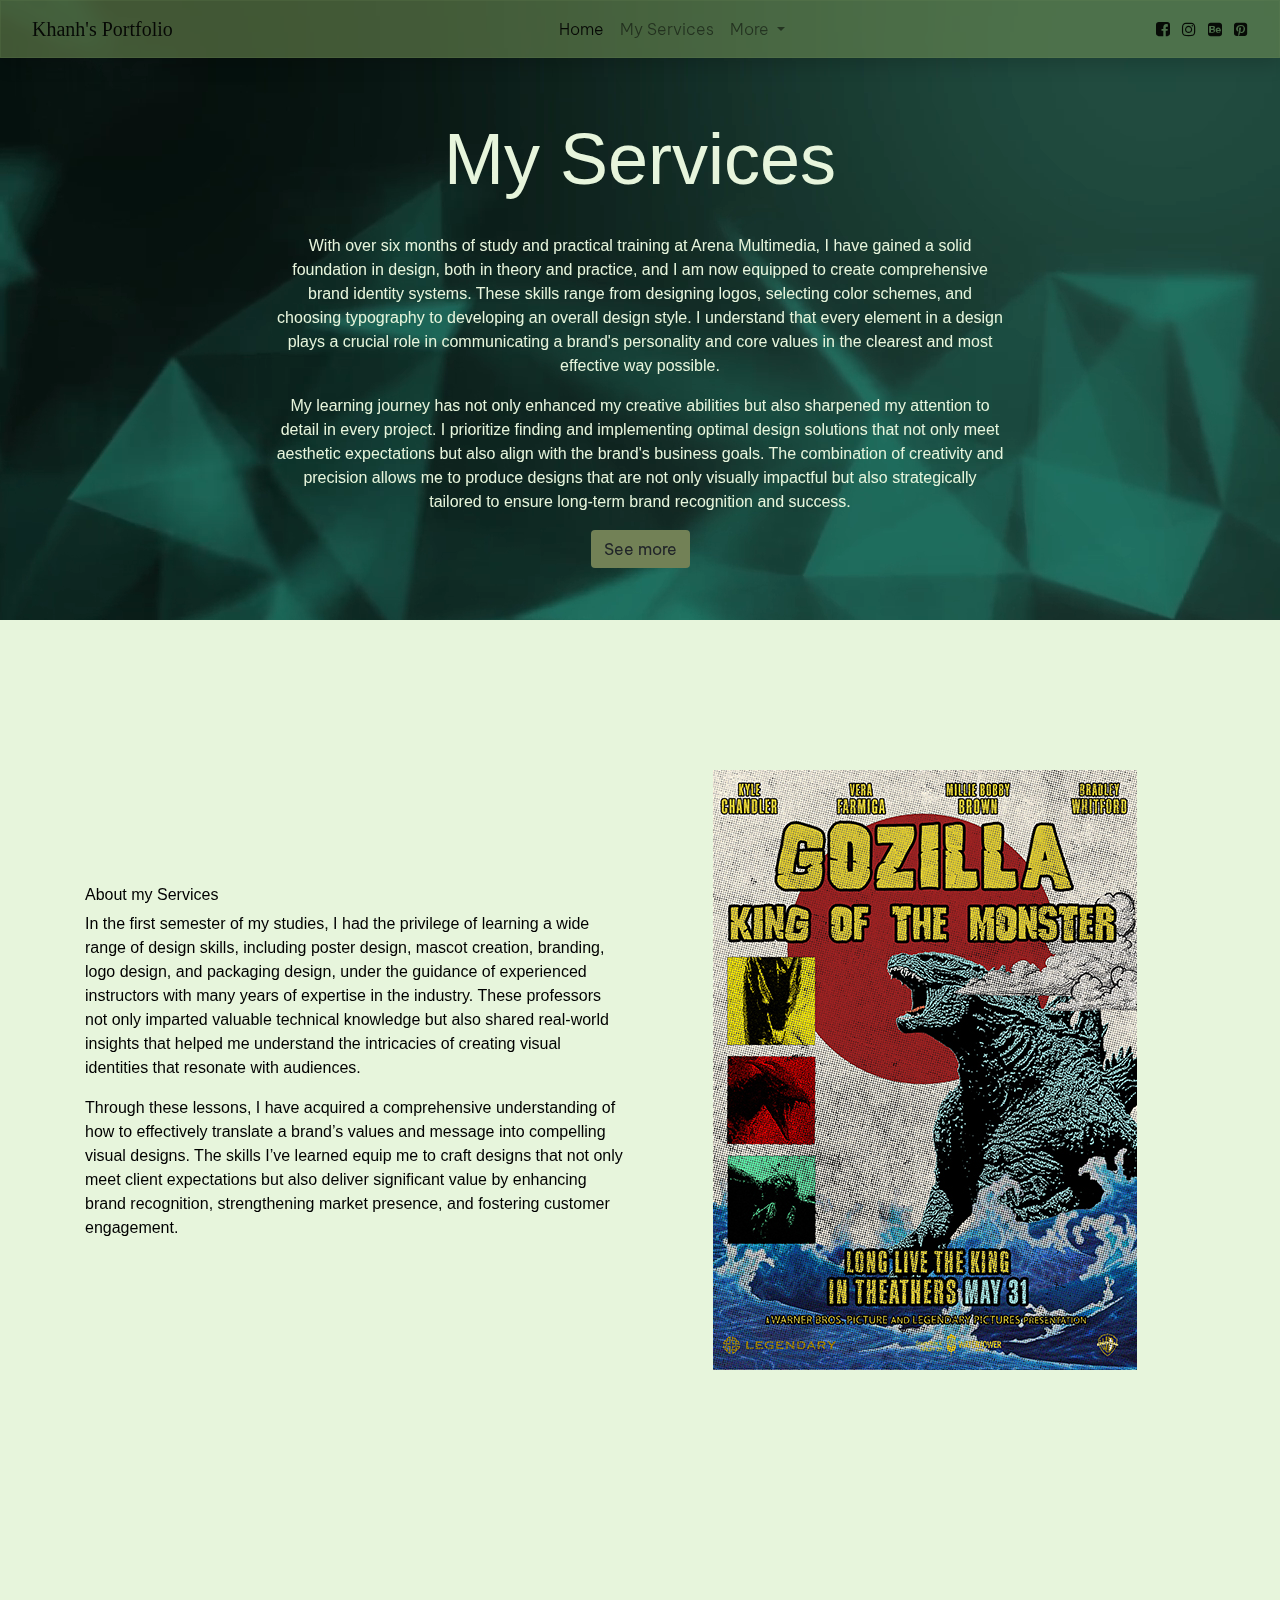
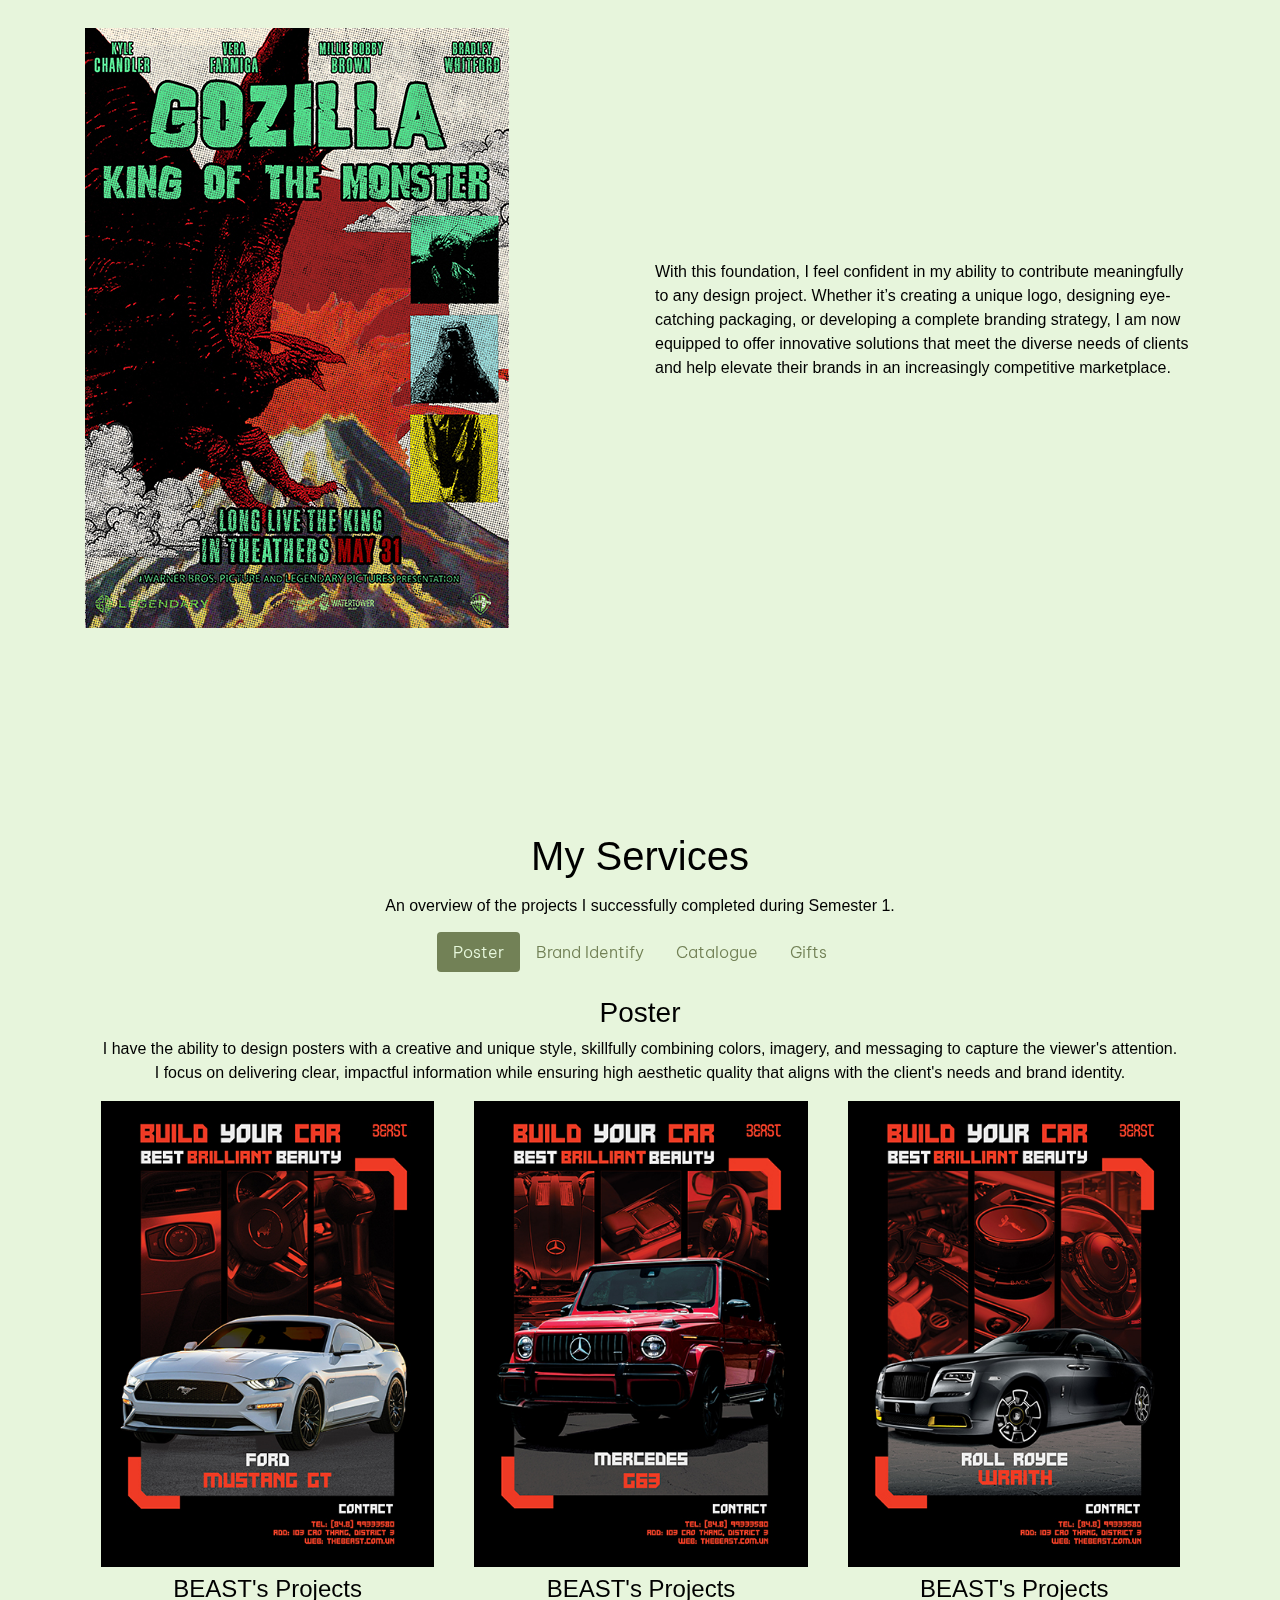
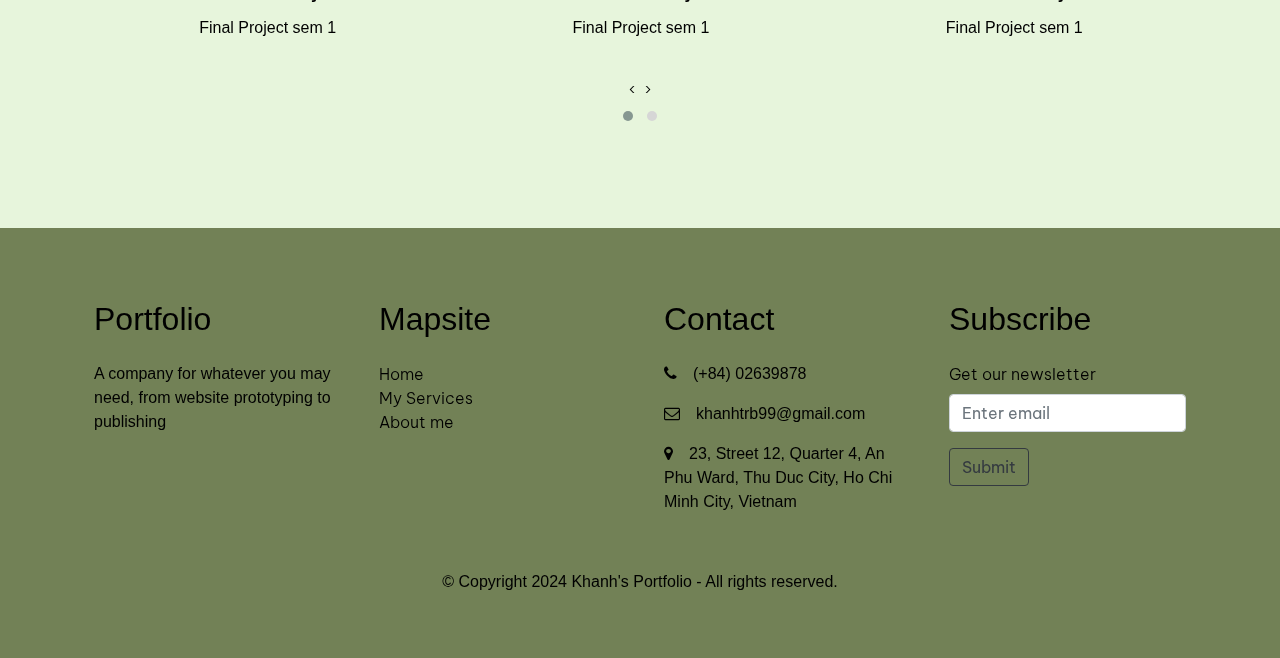
<file: service.html>
<!doctype html>
<html>
<head>
<meta charset="utf-8">
<meta http-equiv="X-UA-Compatible" content="IE=edge">
<meta name="viewport" content="width=device-width, initial-scale=1.0">
<title>Khanh's Services</title>
<link href="css/bootstrap-4.4.1.css" rel="stylesheet" type="text/css">
<link rel="stylesheet" href="https://cdnjs.cloudflare.com/ajax/libs/font-awesome/4.7.0/css/font-awesome.min.css" type="text/css">
		<link rel="stylesheet" href="css/main-style.css">
	<link rel="stylesheet" href="css/lightbox.css">
	<link rel="stylesheet" href="css/animate.css">
	<link rel="stylesheet" href="css/owl.carousel.css">
	<link rel="stylesheet" href="css/owl.theme.default.css">
</head>

<body>
<nav class="navbar navbar-expand-lg navbar-light bg-glass fixed-top shadow"> 
	<div class="container-fluid">
<a class="navbar-brand" href="index.html"> <span class="font-script">Khanh's Portfolio</span> </a>
  <button class="navbar-toggler" type="button" data-toggle="collapse" data-target="#navbarSupportedContent1" aria-controls="navbarSupportedContent1" aria-expanded="false" aria-label="Toggle navigation"> <span class="navbar-toggler-icon"></span> </button>
	  <div class="collapse navbar-collapse" id="navbarSupportedContent1">
	    <ul class="navbar-nav mx-auto">
	      <li class="nav-item active"> <a class="nav-link" href="index.html">Home <span class="sr-only">(current)</span></a> </li>
	         <li class="nav-item"> <a class="nav-link" href="#my-services">My Services</a> </li>
			<li class="nav-item dropdown"> <a class="nav-link dropdown-toggle" href="#" id="navbarDropdown1" role="button" data-toggle="dropdown" aria-haspopup="true" aria-expanded="false"> More </a>
	        <div class="dropdown-menu" aria-labelledby="navbarDropdown1"> 
				<a class="dropdown-item" href="about.html" target="_blank">Aboute me</a> 
		    </div>
          </li>
        </ul>
	   <div class="navbar-text">
	     <a href="#" class="mr-1"><i class="fa fa-facebook-square"></i></a>
	     <a href="#" class="mx-1"><i class="fa fa-instagram"></i></a>
	     <a href="#" class="mx-1"><i class="fa fa-behance-square"></i></a>
	     <a href="#" class="ml-1"><i class="fa fa-pinterest-square"></i></a>
	    </div>
  </div>
  </div>
</nav>
<!--<section id="vung1" class="py-5">-->
<div class="py-1 text-center" style="position: relative; overflow: hidden;"> <video autoplay="" loop="" muted="" plays-inline="" style="position: absolute; right: 0; top: 0; min-width:100%; z-index: -100;">
      <source src="images/9convert.com - Abstract Connected Triangles On Bright Green Background  Free Stock Video Footage HD 4K_v720P.mp4" type="video/mp4"> </video>
    <div class="container mt-5 py-5">
      <div class="row">
        <div class="col-lg-8 col-md-10 mx-auto">
          <h1 class="text-secondary mb-4 display-3 mt-2 py-2">My Services</h1>
          <p class="text-secondary">With over six months of study and practical training at Arena Multimedia, I have gained a solid foundation in design, both in theory and practice, and I am now equipped to create comprehensive brand identity systems. These skills range from designing logos, selecting color schemes, and choosing typography to developing an overall design style. I understand that every element in a design plays a crucial role in communicating a brand's personality and core values in the clearest and most effective way possible.</p>
		  <p class="text-secondary"> My learning journey has not only enhanced my creative abilities but also sharpened my attention to detail in every project. I prioritize finding and implementing optimal design solutions that not only meet aesthetic expectations but also align with the brand's business goals. The combination of creativity and precision allows me to produce designs that are not only visually impactful but also strategically tailored to ensure long-term brand recognition and success.</p>
          <a href="#about-my-services" class="btn bg-primary">See more</a>
        </div>
      </div>
    </div>
  </div>
<!--	</section>-->
	<section id="about-my-services" >
	<div class="container">
	  <div class="row align-items-center justify-content-between">
	    <div class="col-12 col-md-6 text-center text-md-left">
			<h6> About my Services</h6>
		  <p> In the first semester of my studies, I had the privilege of learning a wide range of design skills, including poster design, mascot creation, branding, logo design, and packaging design, under the guidance of experienced instructors with many years of expertise in the industry. These professors not only imparted valuable technical knowledge but also shared real-world insights that helped me understand the intricacies of creating visual identities that resonate with audiences.</p>
		  <p> Through these lessons, I have acquired a comprehensive understanding of how to effectively translate a brand’s values and message into compelling visual designs. The skills I’ve learned equip me to craft designs that not only meet client expectations but also deliver significant value by enhancing brand recognition, strengthening market presence, and fostering customer engagement.</p>
			<h4 class="text-primary"><span class="element"></span></h4>
		  </div>
	    <div class="col-12 col-md-6 wow slideInRight" data-wow-delay="0.5s">
			<img src="images/Finalll 1.jpg" alt="me" class="img-fluid mx-auto d-block">
		  </div>
      </div>	
    </div>
</section>
	<br><br>
<section id="more">
		<div class="container">
	  <div class="row align-items-center justify-content-between">
		  <div class="col-12 col-md-6 wow flipInY" date-wow-delay="2s">
		  <img src="images/Final 2.jpg" alt="me" class="img-fluid d-block d-block">
		  </div>
	    <div class="col-12 col-md-6 text-center text-md-left">
			<p> With this foundation, I feel confident in my ability to contribute meaningfully to any design project. Whether it’s creating a unique logo, designing eye-catching packaging, or developing a complete branding strategy, I am now equipped to offer innovative solutions that meet the diverse needs of clients and help elevate their brands in an increasingly competitive marketplace.</p>
		  </div>
      </div>	
    </div>
	</section>
<section id="my-services" class="mt-5 py-5">
	<div class="container mt-5">
	<div class="row">
		<div class="col-md-8 mx-auto text-center">
		<h1> My Services</h1>
		<h6 class="mt-2 py-2"> An overview of the projects I successfully completed during Semester 1.</h6>
		</div>
		</div>
	<div class="row">
		<div class=" col-12">
		  <ul class="nav nav-pills justify-content-center" role="tablist">
    <li class="nav-item">
      <a class="nav-link active" data-toggle="pill" href="#menu0">Poster</a>
    </li>
    <li class="nav-item">
      <a class="nav-link" data-toggle="pill" href="#menu1">Brand Identify</a>
    </li>
    <li class="nav-item">
      <a class="nav-link" data-toggle="pill" href="#menu2"> Catalogue</a>
    </li>
	    <li class="nav-item">
      <a class="nav-link" data-toggle="pill" href="#menu3">Gifts</a>
    </li>
  </ul>

  <!-- Tab panes -->
  <div class="tab-content">
    <div id="poster1" class="container tab-pane active"><br>
      <h3 align="center">Poster</h3>
		<p align="center"> I have the ability to design posters with a creative and unique style, skillfully combining colors, imagery, and messaging to capture the viewer's attention. I focus on delivering clear, impactful information while ensuring high aesthetic quality that aligns with the client's needs and brand identity.</p>
      	<div class="owl-carousel owl-theme" id="poster">
	<div class="item">
		<a href="images/Poster 111.jpg" data-lightbox="roadtrip" data-title="BEAST - Final Project sem 1">
			<img src="images/Poster 111.jpg" alt=""></a>
		<h4 class="mt-1 py-1 text-center"> BEAST's Projects</h4>
		<p class="text-center"> Final Project sem 1</p>
			</div>
	<div class="item">
		<a href="images/Poster 112.jpg" data-lightbox="roadtrip" data-title="BEAST - Final Project sem 1">
			<img src="images/Poster 112.jpg" alt=""></a>
		<h4 class="mt-1 py-1 text-center"> BEAST's Projects</h4>
		<p class="text-center"> Final Project sem 1</p>
			</div>
	<div class="item">
		<a href="images/Poster 113.jpg" data-lightbox="roadtrip" data-title="BEAST - Final Project sem 1">
			<img src="images/Poster 113.jpg" alt=""></a>
		<h4 class="mt-1 py-1 text-center"> BEAST's Projects</h4>
		<p class="text-center"> Final Project sem 1</p> </div>
	<div class="item">
		<a href="images/Finalll 1.jpg" data-lightbox="roadtrip" data-title="Godzilla - Final Poster TPG sem 1">
			<img src="images/Finalll 1.jpg" alt=""></a>
		<h4 class="mt-1 py-1 text-center"> Godzilla's Poster</h4>
		<p class="text-center"> Final Poster TPG sem 1</p>
			</div>
	<div class="item">
		<a href="images/Final 2.jpg" data-lightbox="roadtrip" data-title="Godzilla - Final Poster TPG sem 1">
			<img src="images/Final 2.jpg" alt=""></a>
		<h4 class="mt-1 py-1 text-center"> Godzilla's Poster</h4>
		<p class="text-center"> Final Poster TPG sem 1</p>
			</div>
	<div class="item">
		<a href="images/Final 3.jpg" data-lightbox="roadtrip" data-title="Godzilla - Final Poster TPG sem 1">
			<img src="images/Final 3.jpg" alt=""></a>
		<h4 class="mt-1 py-1 text-center"> Godzilla's Poster</h4>
		<p class="text-center"> Final Poster TPG sem 1</p>
	</div>
	</div>
    </div>
    <div id="menu1" class="container tab-pane fade"><br>
      <h3 align="center">Brand Identify</h3>
		<p align="center">I have a strong ability to design cohesive and impactful brand identities, ensuring that every element, from logos to color schemes, reflects the brand's core values and resonates with its target audience. My approach focuses on creating a memorable and consistent visual language that helps brands stand out and build a strong connection with consumers.</p>
      	<div class="owl-carousel owl-theme" id="brand-identify">
	<div class="item">
		<a href="images/Logo chữ.jpg" data-lightbox="roadtrip" data-title="BEAST's Project - Logo Design">
			<img src="images/Logo chữ.jpg" alt=""></a>
		<h4 class="mt-1 py-1 text-center"> BEAST's Projects</h4>
		<p class="text-center"> BEAST's logo design</p>
			</div>
	<div class="item">
		<a href="images/Logo hình.jpg" data-lightbox="roadtrip" data-title="BEAST's Project - Logo Design">
			<img src="images/Logo hình.jpg" alt=""></a>
		<h4 class="mt-1 py-1 text-center"> BEAST's Projects</h4>
		<p class="text-center"> BEAST's logo design</p>
			</div>
	<div class="item">
		<a href="images/brand-color.jpg" data-lightbox="roadtrip" data-title="BEAST's Project - Logo Design">
			<img src="images/brand-color.jpg" alt=""></a>
		<h4 class="mt-1 py-1 text-center"> BEAST's Projects</h4>
		<p class="text-center"> BEAST's logo design</p>
			</div>
	<div class="item">
		<a href="images/infinity logo chu.jpg" data-lightbox="roadtrip" data-title="Infinity's Project - Logo Design">
			<img src="images/infinity logo chu.jpg" alt=""></a>
		<h4 class="mt-1 py-1 text-center"> Infinity's Logo</h4>
		<p class="text-center"> Final BD sem 1</p>
			</div>
	<div class="item">
		<a href="images/Infinity logo hinh.jpg" data-lightbox="roadtrip" data-title="Infinity's Project - Logo Design">
			<img src="images/Infinity logo hinh.jpg" alt=""></a>
		<h4 class="mt-1 py-1 text-center"> Infinity's Logo</h4>
		<p class="text-center"> Final BD sem 1</p>
			</div>
	<div class="item">
		<a href="images/Infinity mau sac thuong hieu.jpg" data-lightbox="roadtrip" data-title="Infinity's Project - Logo Design">
			<img src="images/Infinity mau sac thuong hieu.jpg" alt=""></a>
		<h4 class="mt-1 py-1 text-center"> Infinity's Logo</h4>
		<p class="text-center"> Final BD sem 1</p>
	</div>
	</div>
    </div>
    <div id="menu2" class="container tab-pane fade"><br>
      <h3 align="center">Catalogue</h3>
		<p align="center">I excel at designing catalogs that are both aesthetically pleasing and easy to navigate, presenting products or services in a clear, structured way. By blending thoughtful layouts, high-resolution images, and captivating typography, I ensure that each catalog not only attracts attention but also offers a seamless and enjoyable browsing experience for the reader.</p>
      	<div class="owl-carousel owl-theme" id="catalogue">
	<div class="item">
		<a href="images/Brochure mockup.jpg" data-lightbox="roadtrip" data-title="BEAST's Project - Brochure">
			<img src="images/Brochure mockup.jpg" alt=""></a>
		<h4 class="mt-1 py-1 text-center"> BEAST's Projects</h4>
		<p class="text-center"> BEAST's brochure</p>
			</div>
	<div class="item">
		<a href="images/Brochure.jpg" data-lightbox="roadtrip" data-title="BEAST's Project - Brochure">
			<img src="images/Brochure.jpg" alt=""></a>
		<h4 class="mt-1 py-1 text-center"> BEAST's Projects</h4>
		<p class="text-center"> BEAST's brochure</p>
			</div>
		</div>
	  </div>
	<div id="menu3" class="container tab-pane fade"><br>
      <h3 align="center">Gifts</h3>
		<p align="center">I have the ability to design thoughtful and creative gift items that reflect a brand’s identity or personal touch. Whether it’s custom packaging, branded merchandise, or unique promotional products, I focus on creating designs that are both functional and visually appealing, ensuring they leave a lasting impression on recipients.</p>
      	<div class="owl-carousel owl-theme" id="gifts">
	<div class="item">
		<a href="images/gift1.jpg" data-lightbox="roadtrip" data-title="BEAST's Project - Gifts">
			<img src="images/gift1.jpg" alt=""></a>
		<h4 class="mt-1 py-1 text-center"> BEAST's Projects</h4>
		<p class="text-center"> BEAST's Gifts</p>
			</div>
	<div class="item">
		<a href="images/gift2.jpg" data-lightbox="roadtrip" data-title="BEAST's Project - Gifts">
			<img src="images/gift2.jpg" alt=""></a>
		<h4 class="mt-1 py-1 text-center"> BEAST's Projects</h4>
		<p class="text-center"> BEAST's Gifts</p>
			</div>
	<div class="item">
		<a href="images/gift3.jpg" data-lightbox="roadtrip" data-title="BEAST's Project - Gifts">
			<img src="images/gift3.jpg" alt=""></a>
		<h4 class="mt-1 py-1 text-center"> BEAST's Projects</h4>
		<p class="text-center"> BEAST's Gifts</p>
			</div>
	</div>
  </div>
		</div>
		</div>
	</div>
		</div>
	</section>
   <div class="bg-primary mt-5">
	<div class="container mt-5 py-5">
      <div class="row">
        <div class="p-4 col-md-3">
          <h2 class="mb-4">Portfolio</h2>
          <p>A company for whatever you may need, from website prototyping to publishing</p>
        </div>
        <div class="p-4 col-md-3">
          <h2 class="mb-4">Mapsite</h2>
          <ul class="list-unstyled"> <a href="index.html" class="text-dark">Home</a> <br> 
			 <a href="#my-services" class="text-dark">My Services</a> <br> 
			  <a href="about.html" class="text-dark">About me</a> <br>
			</ul>
        </div>
        <div class="p-4 col-md-3">
          <h2 class="mb-4">Contact</h2>
          <p> <a href="#" class="text-dark">
              <i class="fa d-inline mr-3 text-dark fa-phone"></i>(+84) 02639878</a> </p>
          <p> <a href="#" class="text-dark">
              <i class="fa d-inline mr-3 text-dark fa-envelope-o"></i>khanhtrb99@gmail.com</a> </p>
          <p> <a href="#" class="text-dark">
              <i class="fa d-inline mr-3 fa-map-marker text-dark"></i>23, Street 12, Quarter 4, An Phu Ward, Thu Duc City, Ho Chi Minh City, Vietnam</a> </p>
        </div>
        <div class="p-4 col-md-3">
          <h2 class="mb-4">Subscribe</h2>
          <form>
            <fieldset class="form-group"> <label for="exampleInputEmail1">Get our newsletter</label> <input type="email" class="form-control" placeholder="Enter email"> </fieldset> <button type="submit" class="btn btn-outline-dark">Submit</button>
          </form>
        </div>
      </div>
      <div class="row">
        <div class="col-md-12 mt-3">
          <p class="text-center">© Copyright 2024 Khanh's Portfolio - All rights reserved. </p>
        </div>
      </div>
    </div>
	</div>
<script src="js/jquery-3.4.1.min.js"></script>
<script src="js/popper.min.js"></script>
<script src="js/bootstrap-4.4.1.js"></script>
	<script src="js/lightbox.js"></script>
	<script src="js/typed.js"></script>
	<script src="js/wow.min.js"></script>
	<script src="js/owl.carousel.js"></script>
	<script src="js/a-cus.js"></script>

	</body>
</html>
</file>
<file: css/main-style.css>
@charset "utf-8";
/* CSS Document */
*{ scroll-behavior: smooth}

section { 
	min-height: 90vh;
	padding-top: 150px
}
.timeline {
    list-style: none;
    padding: 20px 0 20px;
    position: relative;
}

    .timeline:before {
        top: 0;
        bottom: 0;
        position: absolute;
        content: " ";
        width: 3px;
        background-color: #728156;
        left: 50%;
        margin-left: -1.5px;
    }

    .timeline > li {
        margin-bottom: 20px;
        position: relative;
    }

        .timeline > li:before,
        .timeline > li:after {
            content: " ";
            display: table;
        }

        .timeline > li:after {
            clear: both;
        }

        .timeline > li:before,
        .timeline > li:after {
            content: " ";
            display: table;
        }

        .timeline > li:after {
            clear: both;
        }

        .timeline > li > .timeline-panel {
            width: 46%;
            float: left;
            border: 1px solid #d4d4d4;
            border-radius: 2px;
            padding: 20px;
            position: relative;
            -webkit-box-shadow: 0 1px 6px rgba(0, 0, 0, 0.175);
            box-shadow: 0 1px 6px rgba(0, 0, 0, 0.175);
        }

            .timeline > li > .timeline-panel:before {
                position: absolute;
                top: 26px;
                right: -15px;
                display: inline-block;
                border-top: 15px solid transparent;
                border-left: 15px solid #ccc;
                border-right: 0 solid #ccc;
                border-bottom: 15px solid transparent;
                content: " ";
            }

            .timeline > li > .timeline-panel:after {
                position: absolute;
                top: 27px;
                right: -14px;
                display: inline-block;
                border-top: 14px solid transparent;
                border-left: 14px solid #fff;
                border-right: 0 solid #fff;
                border-bottom: 14px solid transparent;
                content: " ";
            }

        .timeline > li > .timeline-badge {
            color: #fff;
            width: 50px;
            height: 50px;
            line-height: 50px;
            font-size: 1.4em;
            text-align: center;
            position: absolute;
            top: 16px;
            left: 50%;
            margin-left: -25px;
            background-color: #999999;
            z-index: 100;
            border-top-right-radius: 50%;
            border-top-left-radius: 50%;
            border-bottom-right-radius: 50%;
            border-bottom-left-radius: 50%;
        }

        .timeline > li.timeline-inverted > .timeline-panel {
            float: right;
        }

            .timeline > li.timeline-inverted > .timeline-panel:before {
                border-left-width: 0;
                border-right-width: 15px;
                left: -15px;
                right: auto;
            }

            .timeline > li.timeline-inverted > .timeline-panel:after {
                border-left-width: 0;
                border-right-width: 14px;
                left: -14px;
                right: auto;
            }

.timeline-badge.primary {
    background-color: #2e6da4 !important;
}

.timeline-badge.success {
    background-color: #3f903f !important;
}

.timeline-badge.warning {
    background-color: #f0ad4e !important;
}

.timeline-badge.danger {
    background-color: #d9534f !important;
}

.timeline-badge.info {
    background-color: #5bc0de !important;
}

.timeline-title {
    margin-top: 0;
    color: inherit;
}

.timeline-body > p,
.timeline-body > ul {
    margin-bottom: 0;
}

    .timeline-body > p + p {
        margin-top: 5px;
    }

@media (max-width: 767px) {
    ul.timeline:before {
        left: 40px;
    }

    ul.timeline > li > .timeline-panel {
        width: calc(100% - 90px);
        width: -moz-calc(100% - 90px);
        width: -webkit-calc(100% - 90px);
    }

    ul.timeline > li > .timeline-badge {
        left: 15px;
        margin-left: 0;
        top: 16px;
    }

    ul.timeline > li > .timeline-panel {
        float: right;
    }

        ul.timeline > li > .timeline-panel:before {
            border-left-width: 0;
            border-right-width: 15px;
            left: -15px;
            right: auto;
        }

        ul.timeline > li > .timeline-panel:after {
            border-left-width: 0;
            border-right-width: 14px;
            left: -14px;
            right: auto;
        }
}
.progress, .progress-bar{height:15px;}
body{
	background-color:#e7f5dc
}
.bg-glass{
	/* From https://css.glass */
background: rgba(114, 145, 86, 0.55);
box-shadow: 0 4px 30px rgba(0, 0, 0, 0.1);
backdrop-filter: blur(3.8px);
-webkit-backdrop-filter: blur(3.8px);
border: 1px solid rgba(114, 145, 86, 0.17);
	
}
</file>
